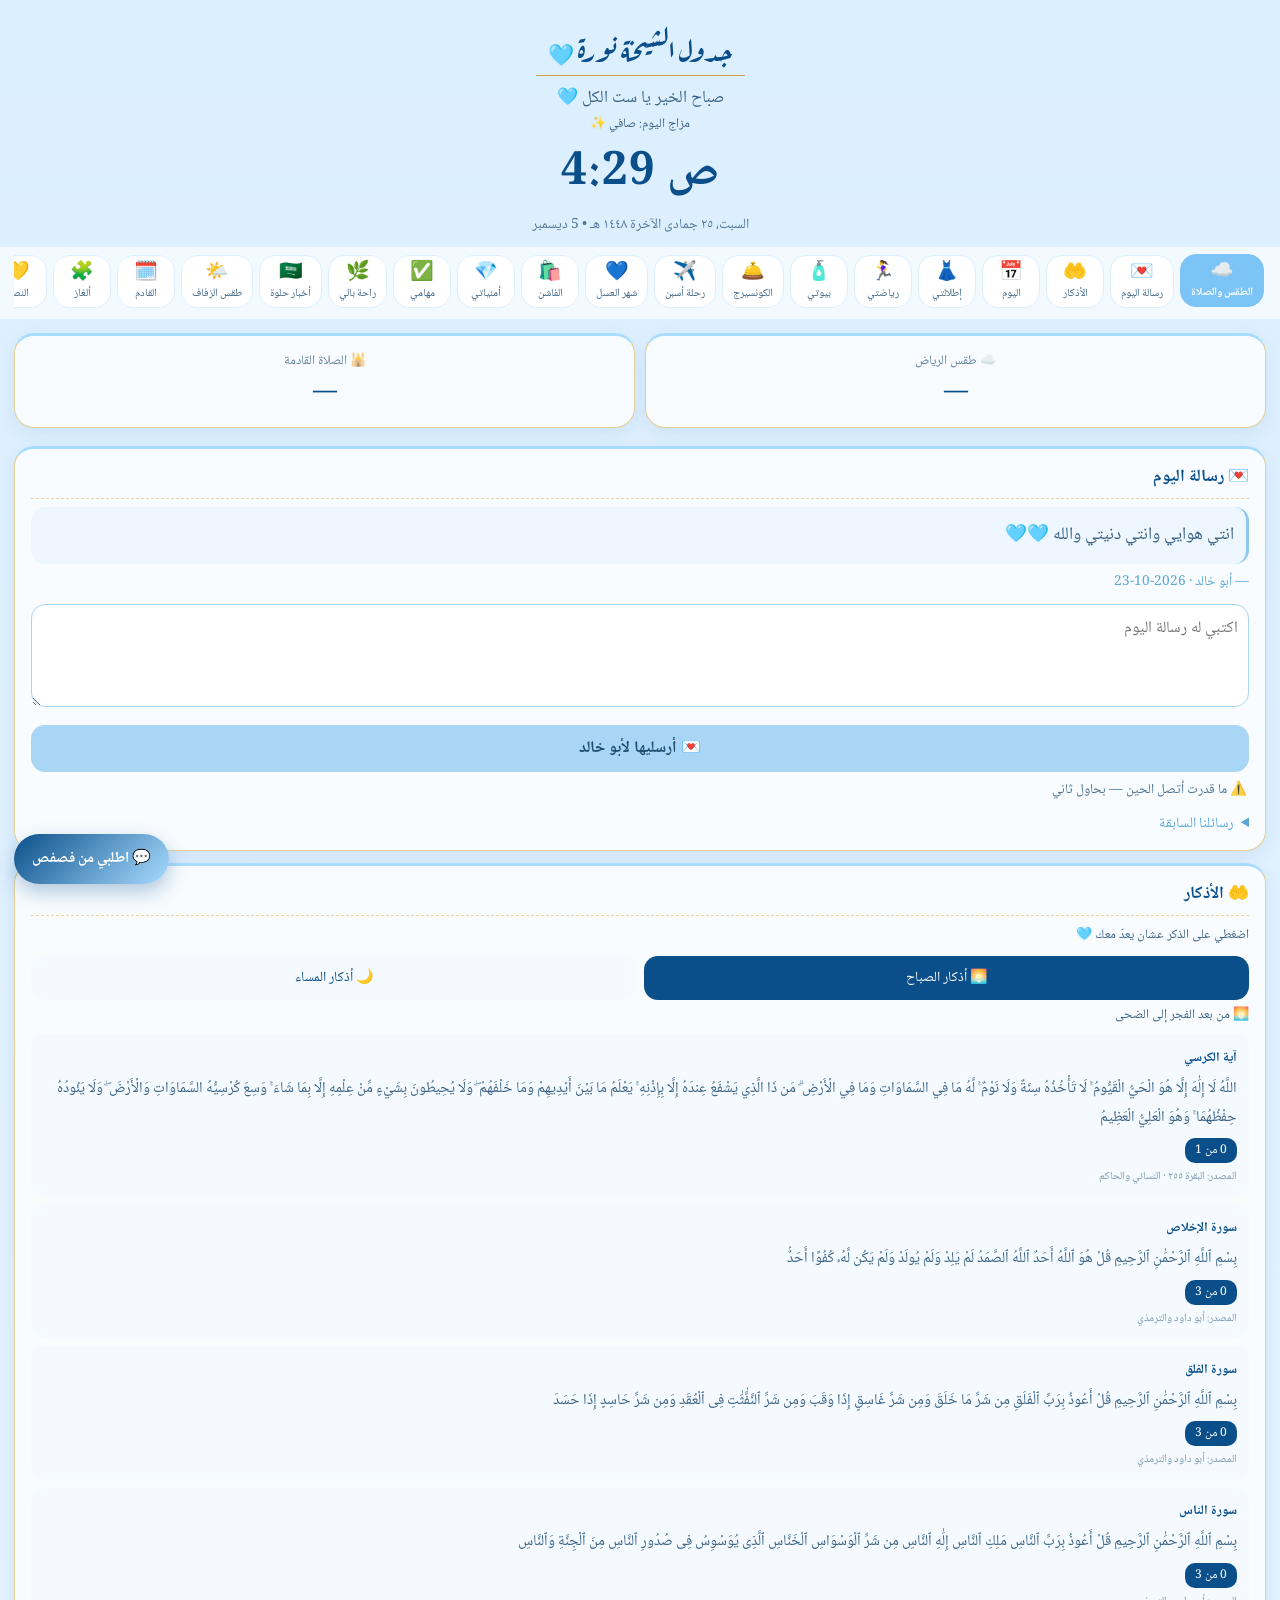
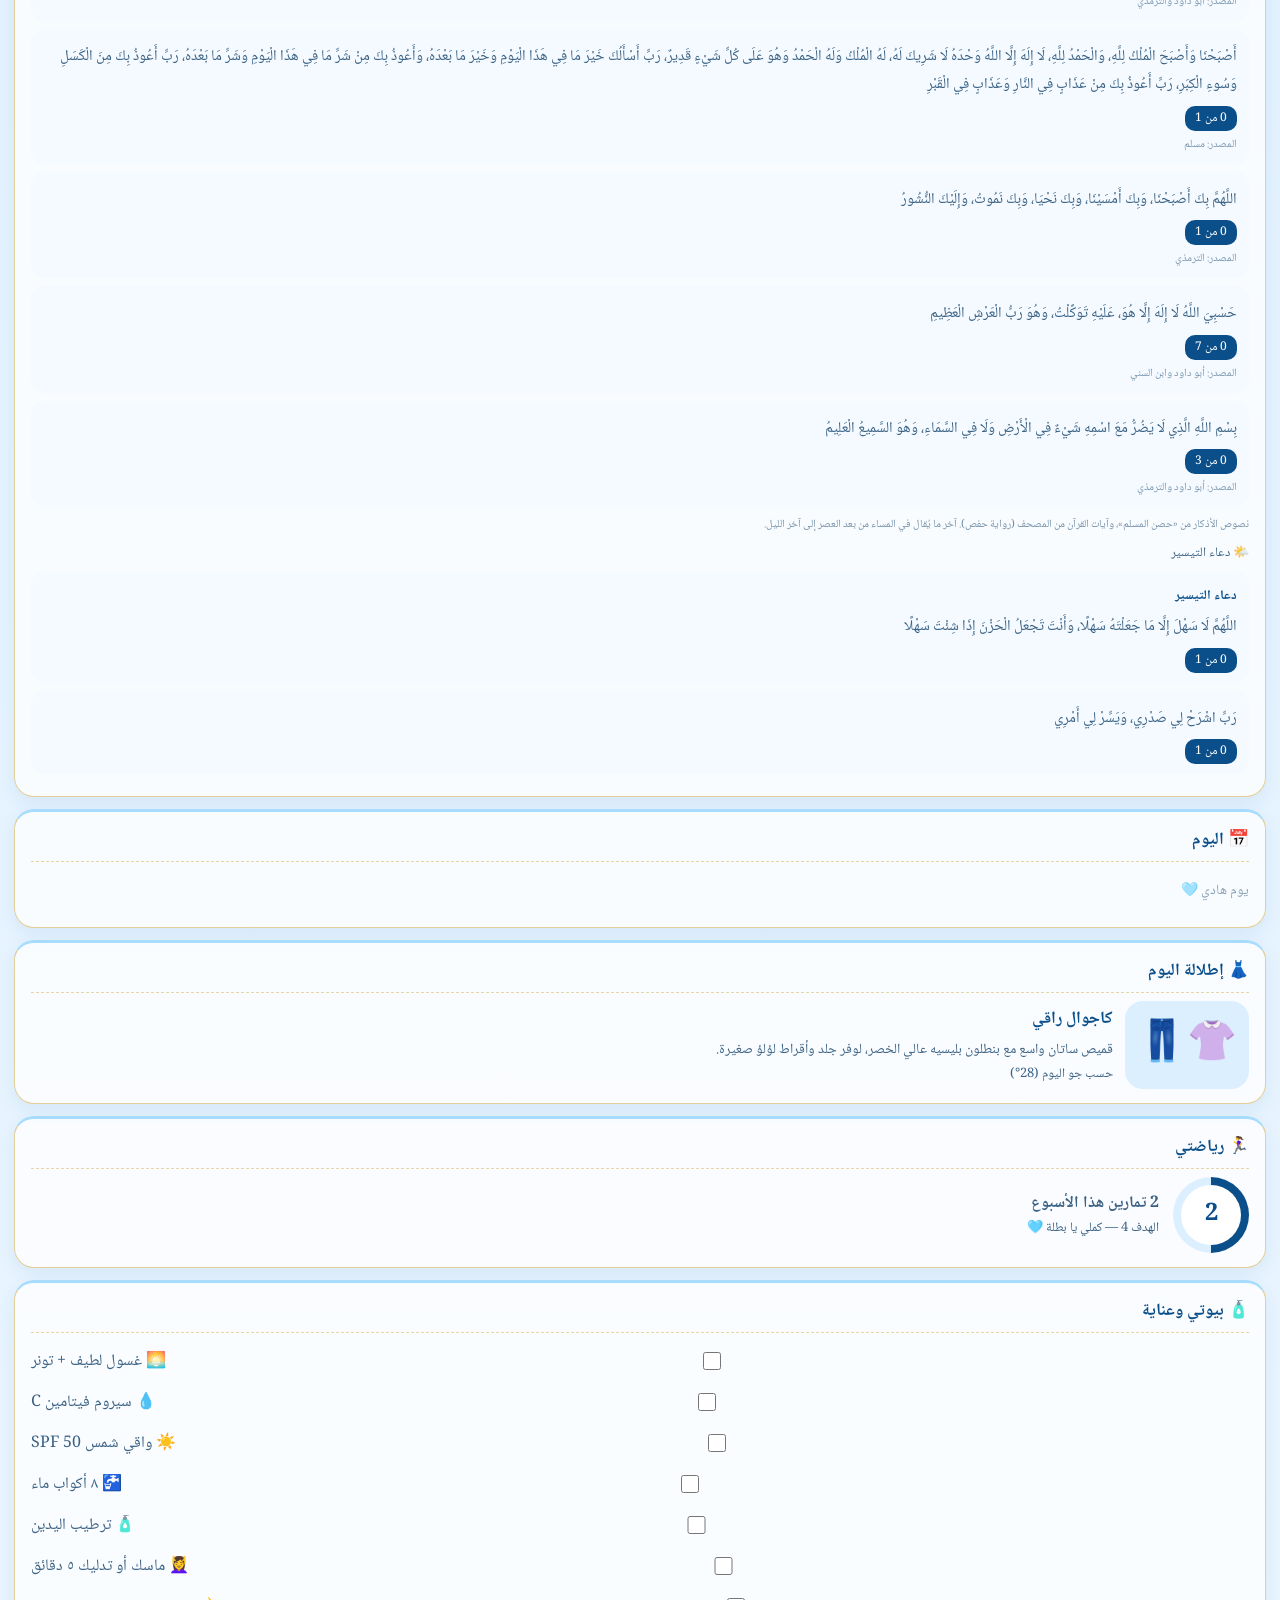
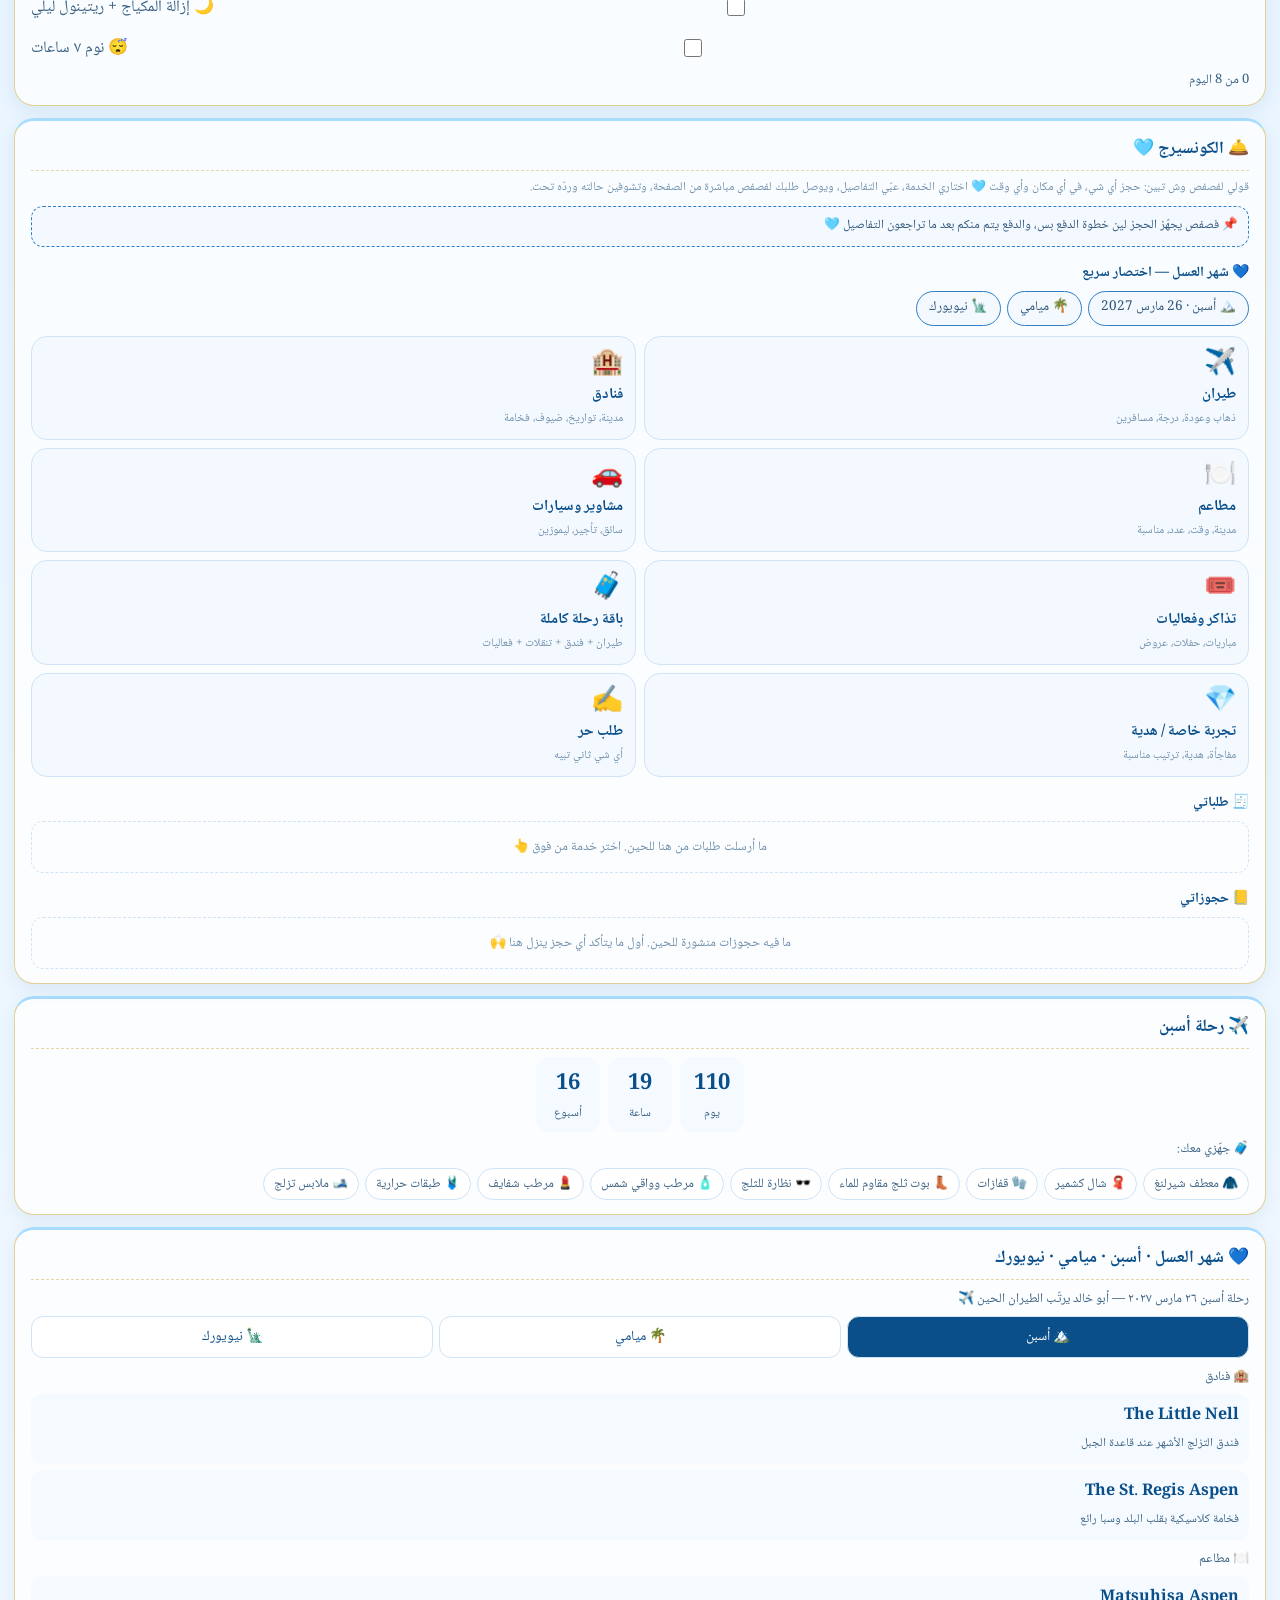
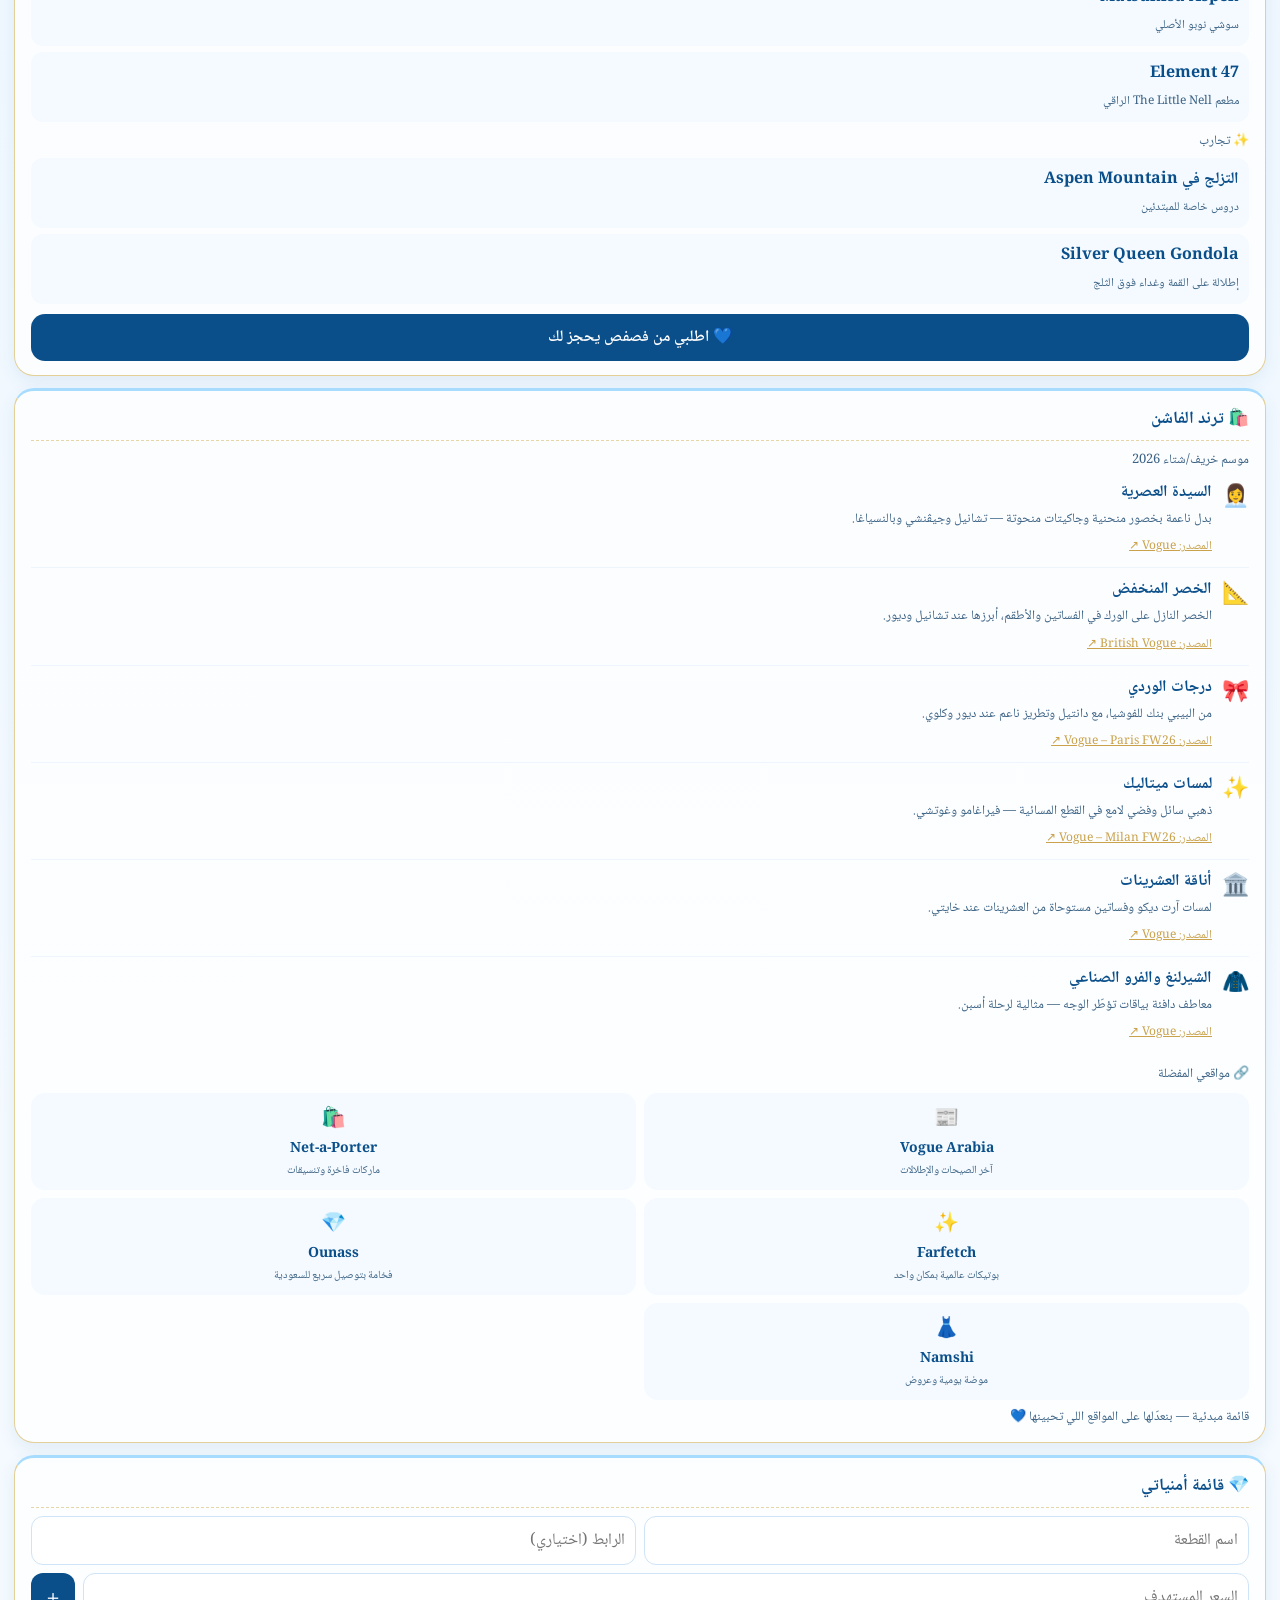
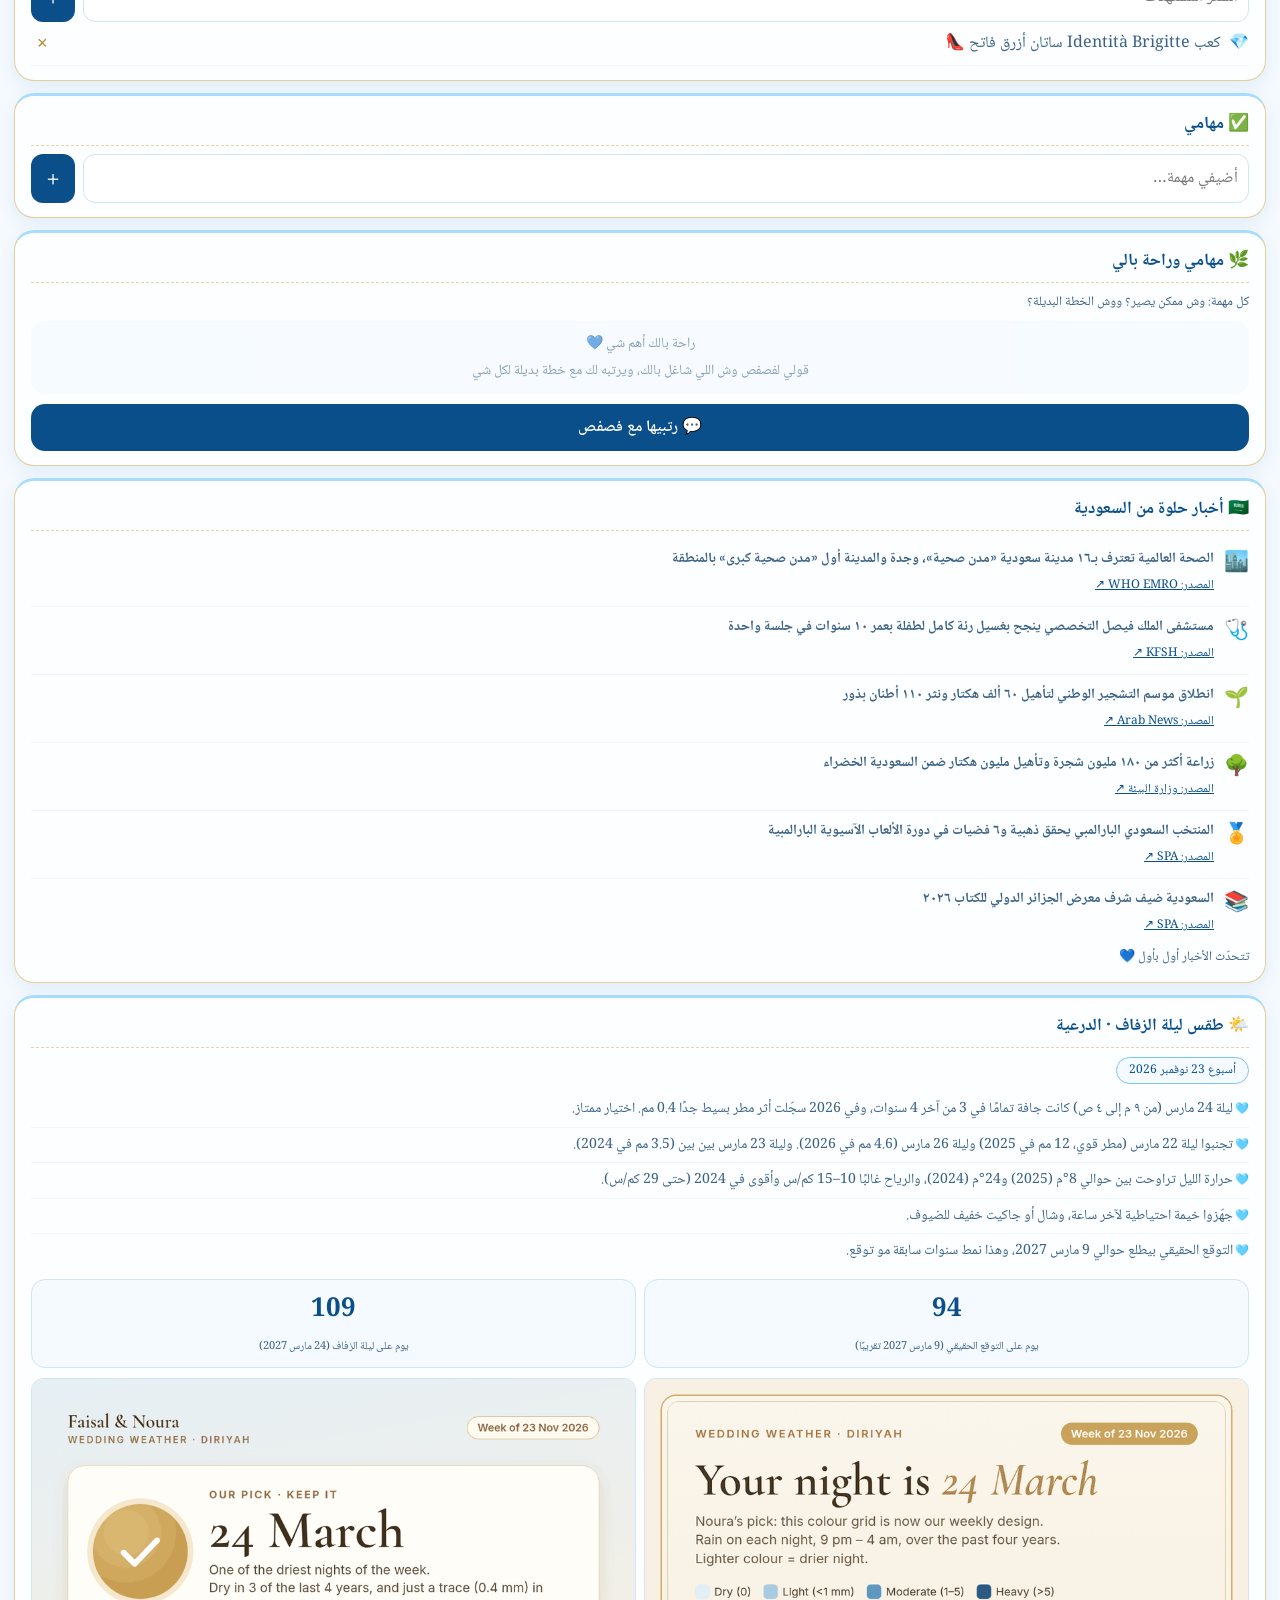
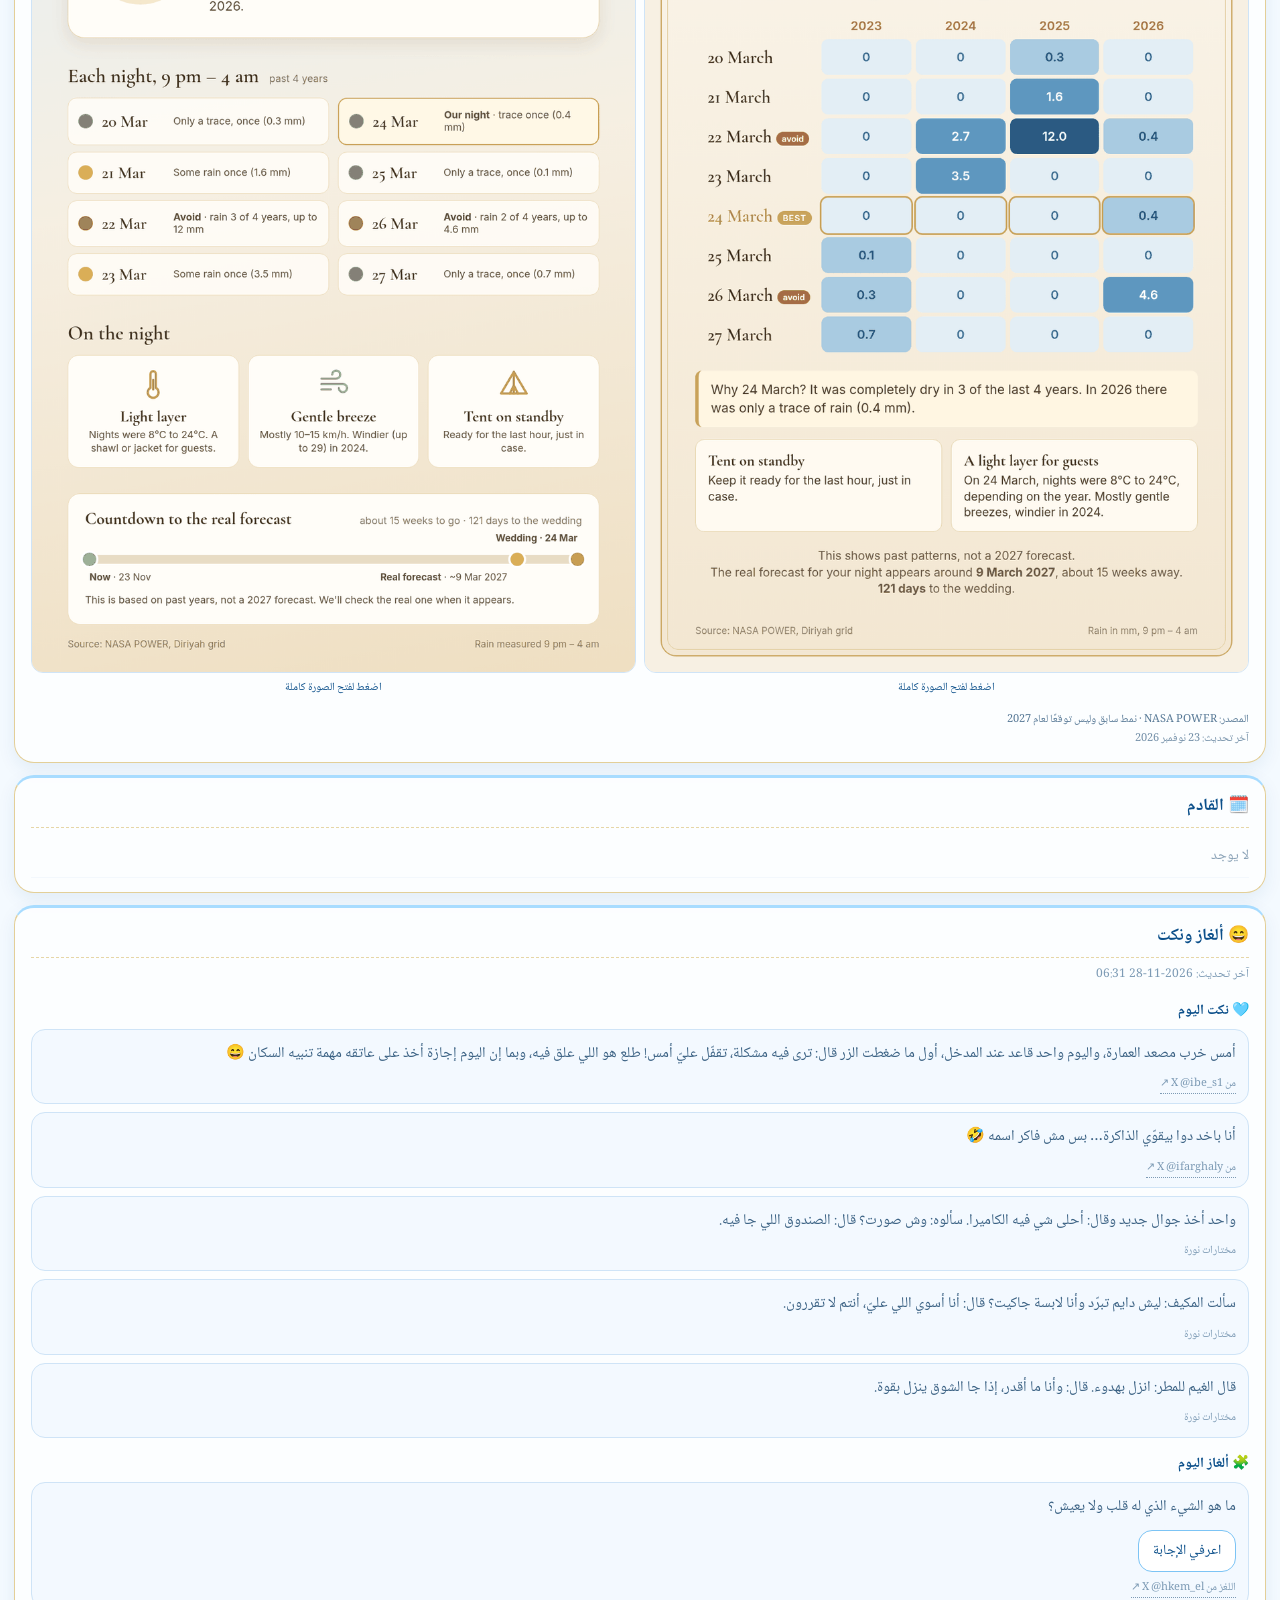
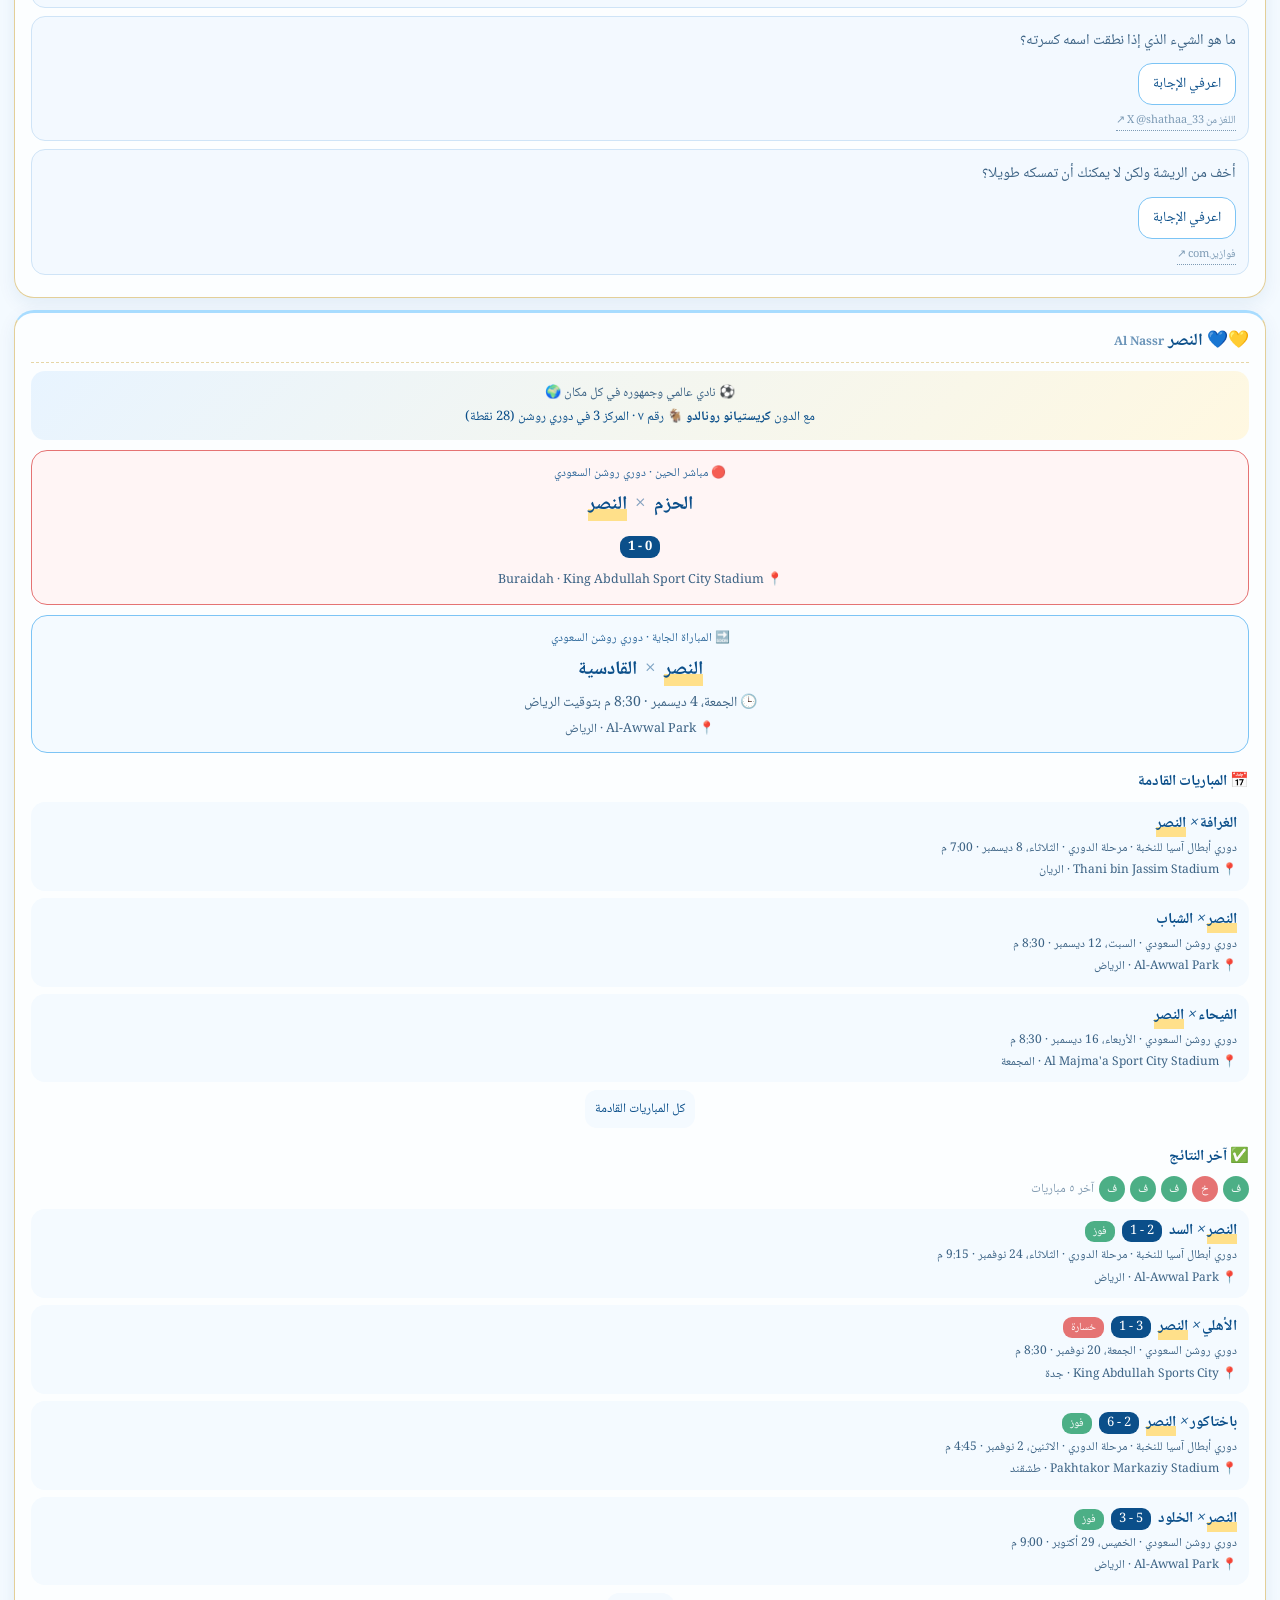
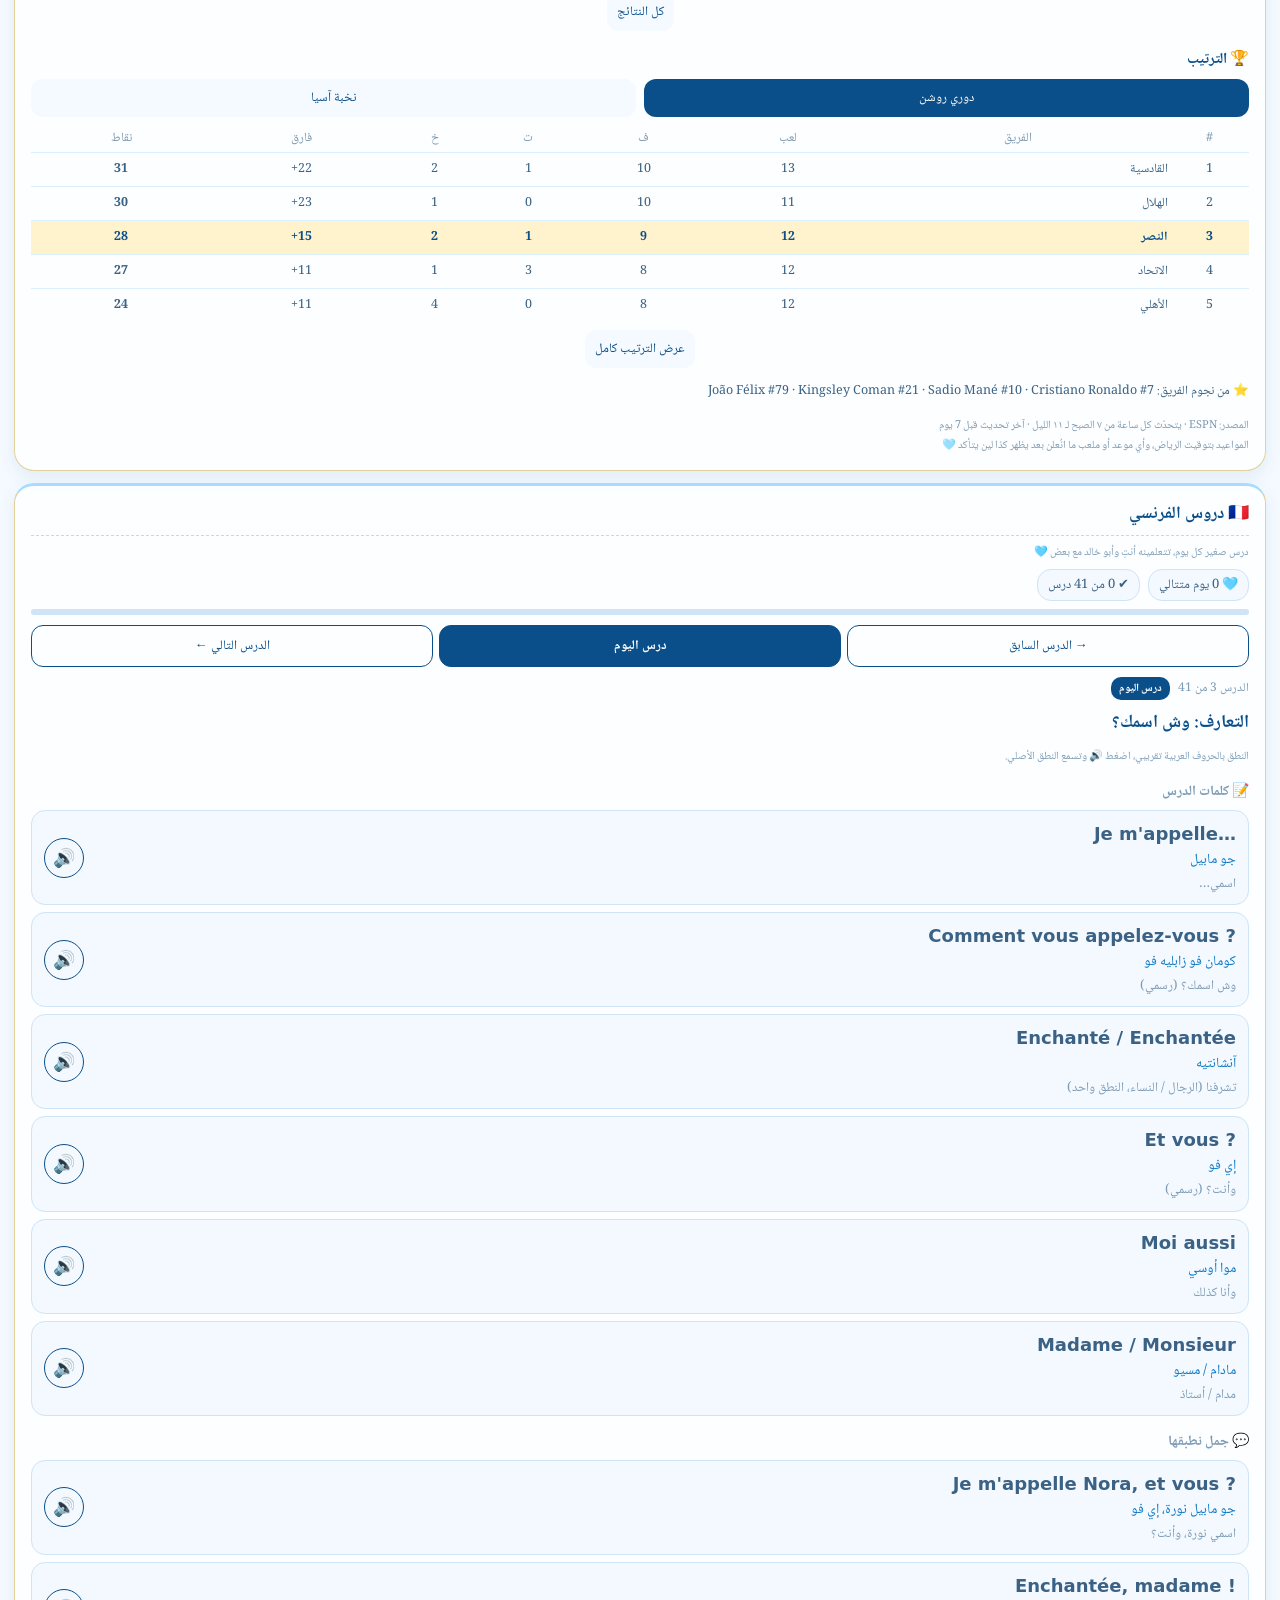
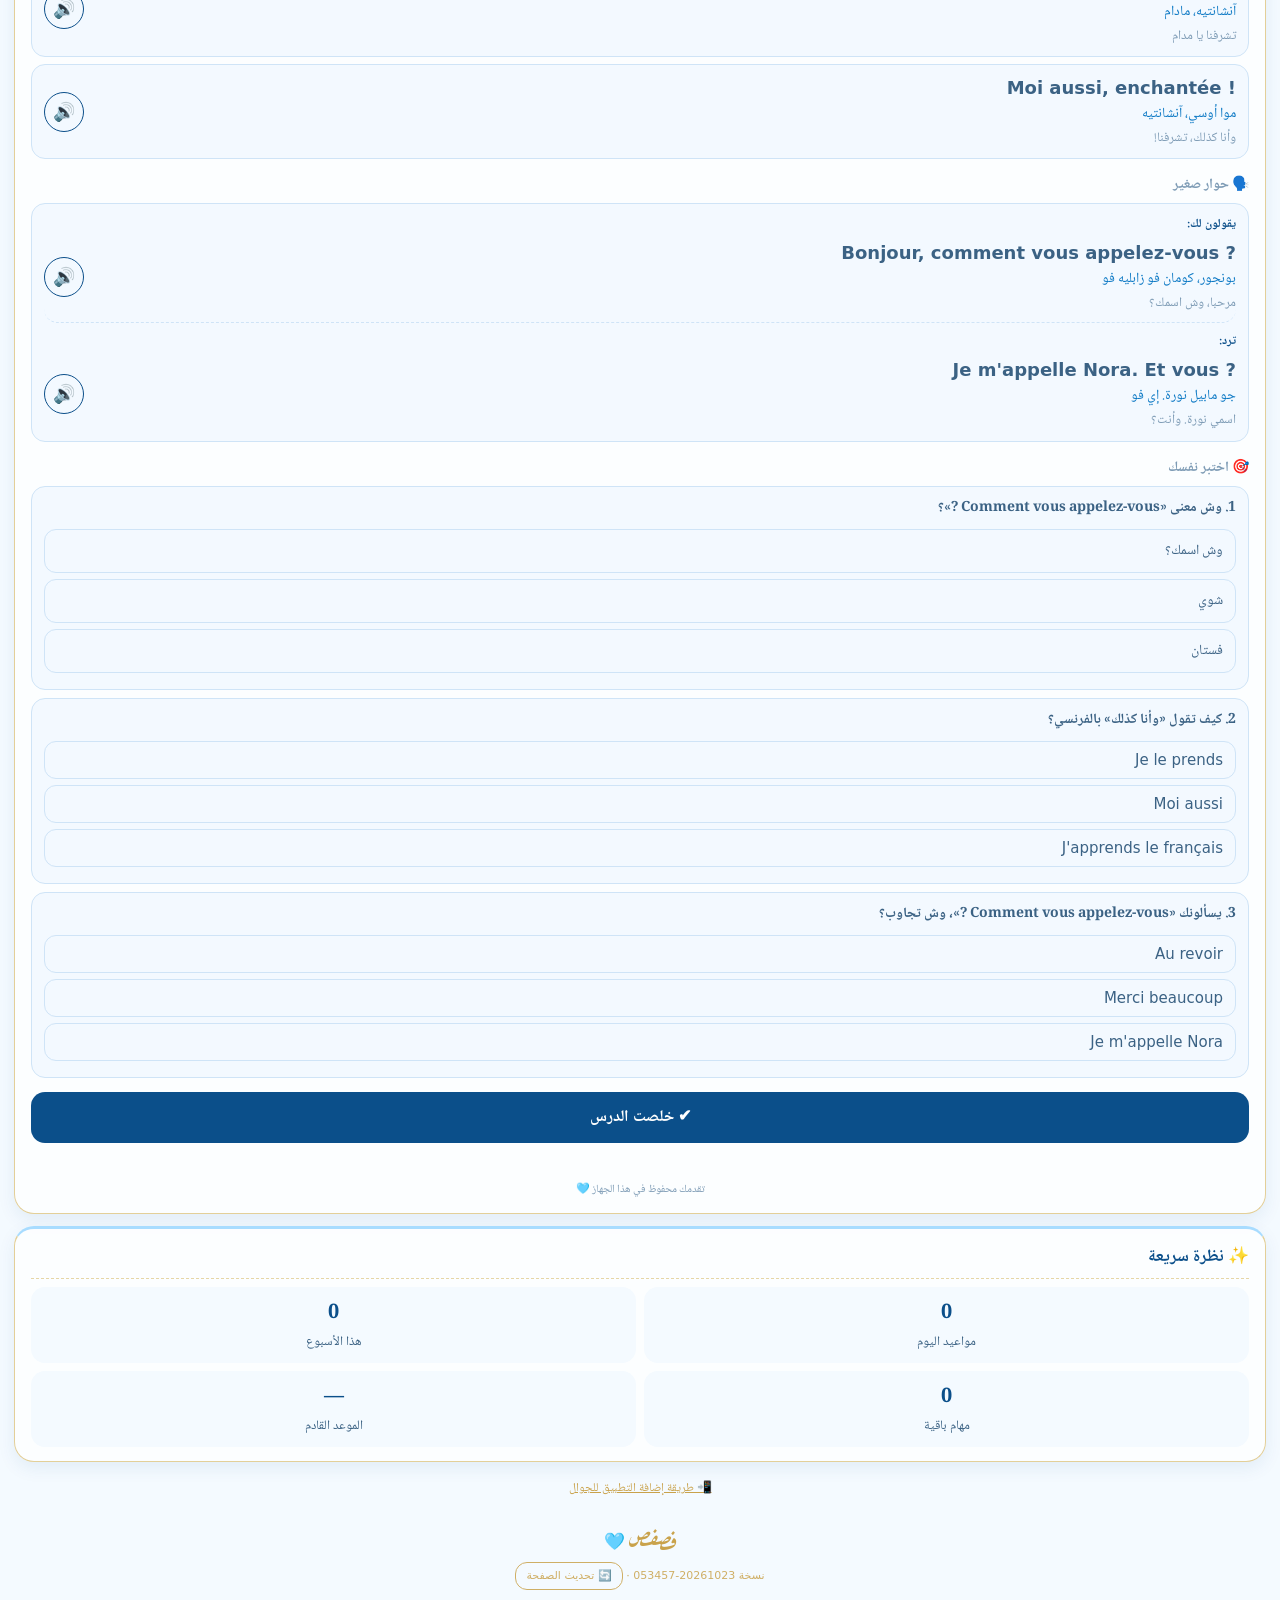
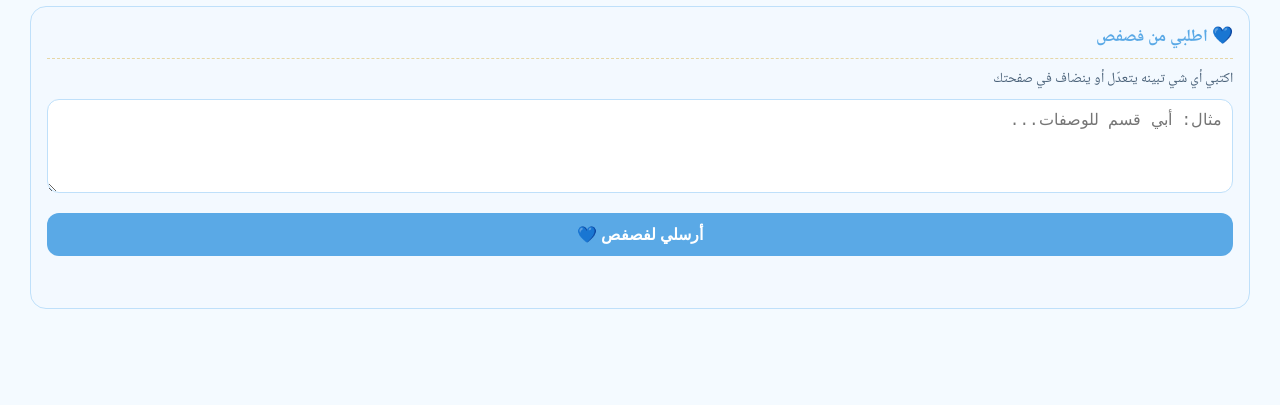
<file: index.html>
<!doctype html><html lang="ar" dir="rtl"><head><meta charset="utf-8">
<meta name="viewport" content="width=device-width,initial-scale=1,viewport-fit=cover">
<title>جدول الشيخة نورة</title><meta name="theme-color" content="#dcefff">
<link rel="manifest" href="manifest.webmanifest"><link rel="apple-touch-icon" href="icons/apple-touch-icon.png">
<meta name="apple-mobile-web-app-capable" content="yes"><meta name="mobile-web-app-capable" content="yes">
<meta name="apple-mobile-web-app-status-bar-style" content="default"><meta name="apple-mobile-web-app-title" content="الشيخة نورة">
<link rel="preconnect" href="https://fonts.googleapis.com"><link href="https://fonts.googleapis.com/css2?family=Aref+Ruqaa:wght@700&family=Noto+Naskh+Arabic:wght@400;600;700&display=swap" rel="stylesheet">
<link rel="stylesheet" href="style.css"><link rel="stylesheet" href="french.css"><link rel="stylesheet" href="nassr.css"><link rel="stylesheet" href="nav.css"><script>
window.APP_VERSION='20261023-053457';
(function(){
var V=window.APP_VERSION,ss=window.sessionStorage,sw=navigator.serviceWorker;
function reset(){var p=[];
 if(sw)p.push(sw.getRegistrations().then(function(rs){return Promise.all(rs.map(function(r){return r.unregister()}))}));
 if(window.caches)p.push(caches.keys().then(function(ks){return Promise.all(ks.map(function(k){return caches.delete(k)}))}));
 return Promise.all(p).catch(function(){});}
function go(){location.replace(location.pathname+'?v='+Date.now());}
window.hardRefresh=function(){reset().then(go);};
function check(){fetch('version.json?t='+Date.now(),{cache:'no-store'}).then(function(r){return r.json()}).then(function(j){
 if(j&&j.v&&j.v!==V&&ss.getItem('updTry')!==j.v){ss.setItem('updTry',j.v);reset().then(go);}}).catch(function(){});}
if(sw){var had=!!sw.controller,t;
 sw.addEventListener('controllerchange',function(){if(!had){had=true;return;}if(ss.getItem('ccTry')===V)return;ss.setItem('ccTry',V);t=setTimeout(function(){location.reload()},1500);});
 window.addEventListener('pagehide',function(){clearTimeout(t)});
 sw.register('sw.js',{updateViaCache:'none'}).then(function(reg){
  function up(){try{reg.update()}catch(e){}}up();
  document.addEventListener('visibilitychange',function(){if(!document.hidden){up();check();}});
  setInterval(up,600000);}).catch(function(){});}
window.addEventListener('load',check);
window.addEventListener('pageshow',function(e){if(e.persisted)check()});
document.addEventListener('DOMContentLoaded',function(){var v=document.getElementById('appVer'),b=document.getElementById('refreshBtn');
 if(v)v.textContent='نسخة '+V;if(b)b.onclick=function(){b.textContent='⏳ ...';window.hardRefresh();};});
})();
</script>
<!--CG:CSS--><link rel="stylesheet" href="concierge.css"><!--/CG:CSS--></head><body>
<header class="hero">
 <div class="title">جدول الشيخة نورة <span class="heart">🩵</span></div>
 <div id="greet" class="greet"></div>
 <div class="clock" id="clock">--:--</div><div class="date" id="date"></div>
</header>
<nav class="sec-nav" id="secNav" aria-label="أقسام الصفحة"><div class="sec-nav-in" id="secNavIn"><a href="#sec-top" data-s="sec-top"><span class="i">☁️</span><span class="t">الطقس والصلاة</span></a><a href="#dailyNote" data-s="dailyNote"><span class="i">💌</span><span class="t">رسالة اليوم</span></a><a href="#adhkar" data-s="adhkar"><span class="i">🤲</span><span class="t">الأذكار</span></a><a href="#sec-today" data-s="sec-today"><span class="i">📅</span><span class="t">اليوم</span></a><a href="#sec-outfit" data-s="sec-outfit"><span class="i">👗</span><span class="t">إطلالتي</span></a><a href="#sec-workout" data-s="sec-workout"><span class="i">🏃‍♀️</span><span class="t">رياضتي</span></a><a href="#sec-beauty" data-s="sec-beauty"><span class="i">🧴</span><span class="t">بيوتي</span></a><a href="#concierge" data-s="concierge"><span class="i">🛎️</span><span class="t">الكونسيرج</span></a><a href="#sec-aspen" data-s="sec-aspen"><span class="i">✈️</span><span class="t">رحلة أسبن</span></a><a href="#honeymoon" data-s="honeymoon"><span class="i">💙</span><span class="t">شهر العسل</span></a><a href="#sec-fashion" data-s="sec-fashion"><span class="i">🛍️</span><span class="t">الفاشن</span></a><a href="#sec-wish" data-s="sec-wish"><span class="i">💎</span><span class="t">أمنياتي</span></a><a href="#sec-tasks" data-s="sec-tasks"><span class="i">✅</span><span class="t">مهامي</span></a><a href="#risk" data-s="risk"><span class="i">🌿</span><span class="t">راحة بالي</span></a><a href="#goodnews" data-s="goodnews"><span class="i">🇸🇦</span><span class="t">أخبار حلوة</span></a><a href="#wedWx" data-s="wedWx"><span class="i">🌤️</span><span class="t">طقس الزفاف</span></a><a href="#sec-upcoming" data-s="sec-upcoming"><span class="i">🗓️</span><span class="t">القادم</span></a><a href="#fun" data-s="fun"><span class="i">🧩</span><span class="t">ألغاز</span></a><a href="#nassr" data-s="nassr"><span class="i">💛</span><span class="t">النصر</span></a><a href="#french" data-s="french"><span class="i">🇫🇷</span><span class="t">فرنسي</span></a><a href="#glance-sec" data-s="glance-sec"><span class="i">✨</span><span class="t">نظرة سريعة</span></a><a href="#ask" data-s="ask"><span class="i">🩵</span><span class="t">اطلبي من فصفص</span></a></div></nav>
<section class="row" id="sec-top">
 <div class="card mini" id="weather"><div class="lbl">☁️ طقس الرياض</div><div class="big" id="wTemp">—</div><div class="sub" id="wDesc"></div></div>
 <div class="card mini" id="prayer"><div class="lbl">🕌 الصلاة القادمة</div><div class="big" id="pName">—</div><div class="sub" id="pCount"></div></div>
</section>
<section class="card" id="dailyNote"></section>
<section class="card" id="adhkar"><h2>🤲 الأذكار</h2><div class="sub">اضغطي على الذكر عشان يعدّ معك 🩵</div><div class="dk-tabs" id="dkTabs"><button type="button" data-t="m" id="dkTabM">🌅 أذكار الصباح</button><button type="button" data-t="e" id="dkTabE">🌙 أذكار المساء</button></div><div class="sub" id="dkHint"></div><ul id="adhkarM"></ul><ul id="adhkarE" hidden></ul><div class="sub dk-note" id="dkNote"></div><div class="sub" style="margin-top:8px">🌤️ دعاء التيسير</div><ul id="adhkarT"></ul></section>
<section class="card" id="sec-today"><h2>📅 اليوم</h2><ul class="timeline" id="today"></ul></section>
<section class="card" id="sec-outfit"><h2>👗 إطلالة اليوم</h2><div id="outfit" class="outfit"></div></section>
<section class="card" id="sec-workout"><h2>🏃‍♀️ رياضتي</h2><div id="workout" class="workout"></div></section>
<section class="card" id="sec-beauty"><h2>🧴 بيوتي وعناية</h2><ul id="beauty" class="tasks"></ul><div class="sub" id="beautyP"></div></section>
<!--CG:SEC--><section class="card" id="concierge"><h2>🛎️ الكونسيرج</h2><div class="na">…</div></section><!--/CG:SEC--><section class="card trip" id="sec-aspen"><h2>✈️ رحلة أسبن</h2><div id="trip"></div></section>
<section class="card trip" id="honeymoon"><h2>💙 شهر العسل · أسبن · ميامي · نيويورك</h2><div class="sub" id="hmNote"></div><div class="tabs" id="hmTabs"></div><div id="hmBody"></div></section>
<section class="card" id="sec-fashion"><h2>🛍️ ترند الفاشن</h2><div class="sub" id="fWeek"></div><ul id="fashion" class="fash"></ul><div class="sub" style="margin-top:10px">🔗 مواقعي المفضلة</div><div id="fsites" class="sites"></div><div class="sub" id="fsNote" style="margin-top:6px"></div></section>
<section class="card" id="sec-wish"><h2>💎 قائمة أمنياتي</h2><form id="wishForm" class="wf"><input id="wName" placeholder="اسم القطعة" required><input id="wLink" placeholder="الرابط (اختياري)" type="url"><input id="wPrice" placeholder="السعر المستهدف" inputmode="decimal"><button>＋</button></form><ul id="wish" class="wish"></ul></section>
<section class="card" id="sec-tasks"><h2>✅ مهامي</h2><form id="taskForm"><input id="taskIn" placeholder="أضيفي مهمة…" autocomplete="off"><button>＋</button></form><ul id="tasks" class="tasks"></ul></section>
<section class="card" id="risk"><h2>🌿 مهامي وراحة بالي</h2><div class="sub">كل مهمة: وش ممكن يصير؟ ووش الخطة البديلة؟</div><ul id="rlog" class="rlog"></ul><a id="rlBtn" class="cta" target="_blank" rel="noopener">💬 رتبيها مع فصفص</a></section>
<section class="card" id="goodnews"><h2>🇸🇦 أخبار حلوة من السعودية</h2><ul id="news" class="news"></ul><div class="sub" id="newsNote"></div></section>
<section class="card" id="wedWx"><h2>🌤️ طقس ليلة الزفاف · الدرعية</h2><div class="na">…</div></section>
<section class="card" id="sec-upcoming"><h2>🗓️ القادم</h2><ul id="upcoming" class="up"></ul></section>
<section class="card" id="fun"></section>
<section class="card" id="nassr"><h2>💛💙 النصر</h2><div class="ns-mut">…</div></section>
<section class="card" id="french"><h2>🇫🇷 دروس الفرنسي</h2><div class="na">…</div></section>
<section class="card glance" id="glance-sec"><h2>✨ نظرة سريعة</h2><div id="glance" class="gl"></div></section>
<div class="ilink"><a href="install.html">📲 طريقة إضافة التطبيق للجوال</a></div>
<footer>فصفص <span class="heart">🩵</span><div style="font:11px/1.8 -apple-system,system-ui,sans-serif;opacity:.85;margin-top:8px;direction:rtl"><span id="appVer"></span> · <button id="refreshBtn" type="button" style="font:inherit;color:inherit;background:none;border:1px solid currentColor;border-radius:12px;padding:3px 10px;cursor:pointer">🔄 تحديث الصفحة</button></div></footer>
<a id="fab" class="fab" target="_blank" rel="noopener">💬 اطلبي من فصفص</a>
<script src="config.js"></script><script src="app.js"></script><script src="extras.js"></script><script src="v5.js"></script><section id="ask" style="margin:16px;padding:16px;border:1px solid #bfe0fa;border-radius:16px;background:#f3f9ff">
<h2 style="color:#5aa9e6;margin:0 0 8px">💙 اطلبي من فصفص</h2>
<p style="opacity:.8;margin:0 0 8px;font-size:14px;color:#1f3b57">اكتبي أي شي تبينه يتعدّل أو ينضاف في صفحتك</p>
<textarea id="askText" rows="4" style="width:100%;box-sizing:border-box;border-radius:12px;padding:10px;font-size:16px;background:#ffffff;color:#1f3b57;border:1px solid #bfe0fa" placeholder="مثال: أبي قسم للوصفات..."></textarea>
<button id="askBtn" style="margin-top:10px;width:100%;padding:12px;border:0;border-radius:12px;background:#5aa9e6;color:#fff;font-weight:700;font-size:16px">أرسلي لفصفص 💙</button>
</section>

<script src="fun.js"></script><script src="weather.js"></script>
<script src="note-config.js"></script><script src="note.js"></script><script>window.FR_CFG={theme:'n',intro:'درس صغير كل يوم، تتعلمينه أنتِ وأبو خالد مع بعض 🩵',finish:'🩵 أحسنتِ! خلصتي درس اليوم',foot:'تقدمك محفوظ في هذا الجهاز 🩵'};</script><script src="nassr.js"></script><script src="nav.js"></script>
<script src="french.js"></script><!--CG:JS--><script>window.CG_CFG={"theme": "n", "bot": "فصفص", "prefix": "طلب لفصفص (صفحة ست الكل): ", "title": "🛎️ الكونسيرج 🩵", "intro": "قولي لفصفص وش تبين: حجز أي شي، في أي مكان وأي وقت 🩵 اختاري الخدمة، عبّي التفاصيل، ويوصل طلبك لفصفص مباشرة من الصفحة، وتشوفين حالته وردّه تحت.", "rule": "فصفص يجهّز الحجز لين خطوة الدفع بس، والدفع يتم منكم بعد ما تراجعون التفاصيل 🩵", "payNote": "جهّزه لين خطوة الدفع فقط، والدفع يتم منّا بعد المراجعة 🩵", "send": "أرسلي لفصفص 🩵", "me": "NORAH SULAIMAN A AL THUNAYYAN", "pax": [{"n": "NORAH SULAIMAN A AL THUNAYYAN", "l": "نورة"}, {"n": "FAISAL MOHAMMED F ALMOAMMAR", "l": "أبو خالد"}]};</script><script src="concierge.js"></script><!--/CG:JS--></body></html>
</file>
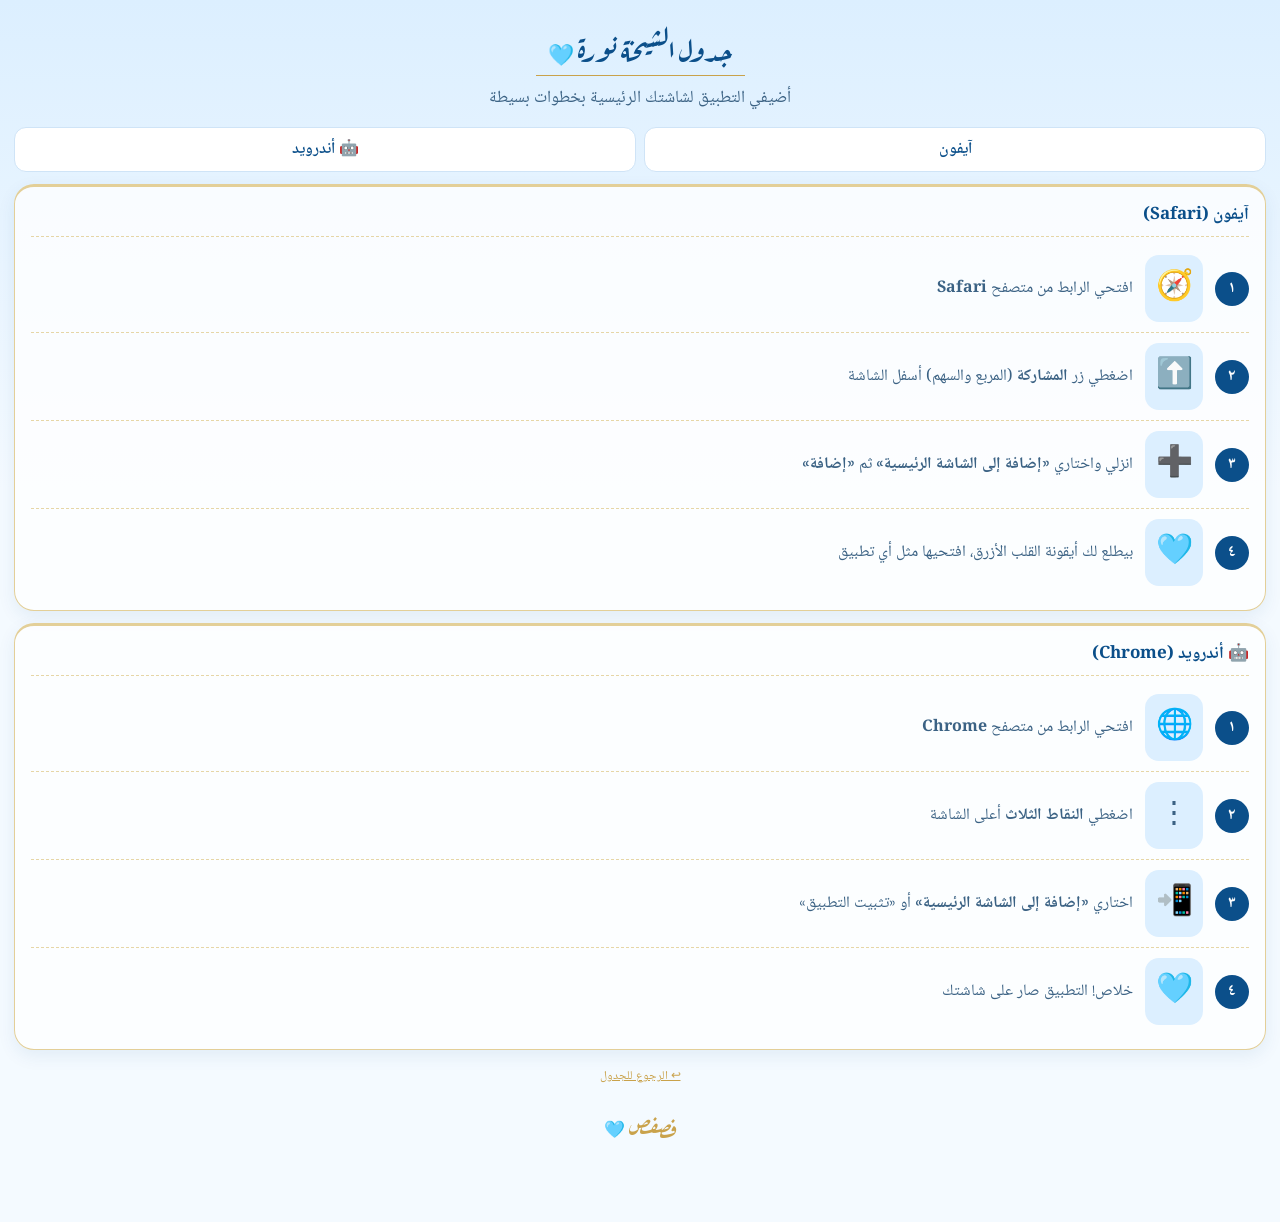
<file: install.html>
<!doctype html><html lang="ar" dir="rtl"><head><meta charset="utf-8"><meta name="viewport" content="width=device-width,initial-scale=1,viewport-fit=cover">
<title>طريقة إضافة التطبيق — جدول الشيخة نورة</title><link rel="apple-touch-icon" href="icons/apple-touch-icon.png"><meta name="theme-color" content="#dcefff">
<link href="https://fonts.googleapis.com/css2?family=Aref+Ruqaa:wght@700&family=Noto+Naskh+Arabic:wght@400;600;700&display=swap" rel="stylesheet"><link rel="stylesheet" href="style.css">
<style>.step{display:flex;gap:12px;align-items:center;padding:10px 0;border-bottom:1px dashed #e6d6a6}.step:last-child{border:0}.num{width:34px;height:34px;border-radius:50%;background:var(--navy);color:#fff;display:grid;place-items:center;font-weight:700;flex:none}.ill{font-size:30px;background:var(--bg2);border-radius:14px;padding:8px 10px;flex:none;min-width:58px;text-align:center}.tab{display:flex;gap:8px;margin:8px 0}.tab a{flex:1;text-align:center;background:#fff;border:1px solid #cfe4f7;border-radius:12px;padding:8px;color:var(--navy);text-decoration:none;font-weight:600}</style></head><body>
<header class="hero"><div class="title">جدول الشيخة نورة <span class="heart">🩵</span></div><div class="greet">أضيفي التطبيق لشاشتك الرئيسية بخطوات بسيطة</div></header>
<div class="tab"><a href="#ios"> آيفون</a><a href="#android">🤖 أندرويد</a></div>
<section class="card" id="ios"><h2> آيفون (Safari)</h2>
<div class="step"><span class="num">١</span><span class="ill">🧭</span><span>افتحي الرابط من متصفح <b>Safari</b></span></div>
<div class="step"><span class="num">٢</span><span class="ill">⬆️</span><span>اضغطي زر <b>المشاركة</b> (المربع والسهم) أسفل الشاشة</span></div>
<div class="step"><span class="num">٣</span><span class="ill">➕</span><span>انزلي واختاري <b>«إضافة إلى الشاشة الرئيسية»</b> ثم <b>«إضافة»</b></span></div>
<div class="step"><span class="num">٤</span><span class="ill">🩵</span><span>بيطلع لك أيقونة القلب الأزرق، افتحيها مثل أي تطبيق</span></div></section>
<section class="card" id="android"><h2>🤖 أندرويد (Chrome)</h2>
<div class="step"><span class="num">١</span><span class="ill">🌐</span><span>افتحي الرابط من متصفح <b>Chrome</b></span></div>
<div class="step"><span class="num">٢</span><span class="ill">⋮</span><span>اضغطي <b>النقاط الثلاث</b> أعلى الشاشة</span></div>
<div class="step"><span class="num">٣</span><span class="ill">📲</span><span>اختاري <b>«إضافة إلى الشاشة الرئيسية»</b> أو «تثبيت التطبيق»</span></div>
<div class="step"><span class="num">٤</span><span class="ill">🩵</span><span>خلاص! التطبيق صار على شاشتك</span></div></section>
<div class="ilink"><a href="./">↩︎ الرجوع للجدول</a></div><footer>فصفص <span class="heart">🩵</span></footer></body></html>
</file>
<file: style.css>
:root{--bg1:#f4faff;--bg2:#dcefff;--navy:#0b4f8a;--ink:#3b6284;--gold:#c9a24b;--sky:#7cc4f5}
*{box-sizing:border-box}body{margin:0;font-family:'Noto Naskh Arabic',serif;color:var(--ink);background:linear-gradient(180deg,var(--bg2),var(--bg1) 40%);min-height:100vh;padding:calc(env(safe-area-inset-top) + 14px) 14px calc(env(safe-area-inset-bottom) + 20px)}
.hero{text-align:center;padding:10px 0 6px}.title{font-family:'Aref Ruqaa',serif;font-size:30px;color:var(--navy);border-bottom:1.5px solid var(--gold);display:inline-block;padding:0 12px 4px}
.heart{font-size:.7em}.greet{margin-top:8px;font-size:17px}.clock{font-size:46px;font-weight:700;color:var(--navy);letter-spacing:1px;direction:ltr}.date{font-size:14px;opacity:.85}
.card{background:rgba(255,255,255,.78);border:1px solid #e3cf98;border-radius:20px;padding:14px 16px;margin:12px 0;box-shadow:0 6px 18px rgba(11,79,138,.08)}
.row{display:flex;gap:10px}.mini{flex:1;margin:6px 0;text-align:center}.lbl{font-size:13px;opacity:.8}.big{font-size:24px;font-weight:700;color:var(--navy)}.sub{font-size:13px}
h2{margin:0 0 8px;font-size:17px;color:var(--navy);border-bottom:1px dashed #e6d6a6;padding-bottom:6px}
ul{list-style:none;margin:0;padding:0}
.timeline li{display:flex;gap:10px;align-items:center;padding:8px 0;border-bottom:1px solid #eef5fc}.timeline li:last-child{border:0}
.tm{min-width:62px;font-weight:700;color:var(--navy);direction:ltr;text-align:center;font-size:14px}.ic{width:34px;height:34px;border-radius:50%;background:var(--bg2);display:grid;place-items:center;font-size:17px;flex:none}
.timeline li.pr .ic{background:#fbf3df}.timeline li.past{opacity:.45}.timeline li.now{background:#eaf6ff;border-radius:12px}
form{display:flex;gap:8px}input{flex:1;border:1px solid #cfe4f7;border-radius:12px;padding:10px;font:inherit;background:#fff}form button{border:0;background:var(--navy);color:#fff;border-radius:12px;width:44px;font-size:20px}
.tasks li{display:flex;align-items:center;gap:8px;padding:7px 0}.tasks li.done span{text-decoration:line-through;opacity:.5}.tasks .x{margin-inline-start:auto;border:0;background:none;color:#b88a2e;font-size:18px}
.up li{display:flex;gap:10px;padding:7px 0;border-bottom:1px solid #eef5fc}.up .d{min-width:78px;font-weight:600;color:var(--navy);font-size:13px}
.gl{display:grid;grid-template-columns:1fr 1fr;gap:8px}.gl div{background:var(--bg1);border-radius:14px;padding:10px;text-align:center;font-size:13px}.gl b{display:block;font-size:20px;color:var(--navy)}
footer{text-align:center;font-family:'Aref Ruqaa',serif;font-size:24px;color:var(--gold);margin-top:16px}
.empty{opacity:.6;font-size:14px;padding:6px 0}
html,body{overflow-x:hidden}.row>*,.timeline li>span:last-child,.up li>span:last-child{min-width:0;overflow-wrap:anywhere}img{max-width:100%}
form input{min-width:0}form button{flex:none}
.outfit{display:flex;gap:12px;align-items:center}.oic{font-size:40px;background:var(--bg2);border-radius:18px;padding:10px 12px;flex:none}.outfit b{color:var(--navy);font-size:17px}.outfit p{margin:4px 0 0;font-size:14px;line-height:1.8}
.workout{display:flex;align-items:center;gap:14px}.ring{width:76px;height:76px;border-radius:50%;display:grid;place-items:center;font-size:24px;font-weight:700;color:var(--navy);flex:none}
.tasks li label{display:flex;gap:8px;align-items:center;width:100%}.tasks input[type=checkbox]{accent-color:var(--navy);width:18px;height:18px}
.trip .cd{display:flex;gap:8px;justify-content:center;margin:6px 0}.trip .cd div{background:var(--bg1);border-radius:14px;padding:8px 10px;text-align:center;min-width:64px;font-size:12px}.trip .cd b{display:block;font-size:22px;color:var(--navy)}
.pack{display:flex;flex-wrap:wrap;gap:6px;margin-top:8px}.pack span{background:#fff;border:1px solid #cfe4f7;border-radius:999px;padding:4px 10px;font-size:13px}
.fash li{display:flex;gap:10px;padding:8px 0;border-bottom:1px solid #eef5fc}.fash li:last-child{border:0}.fash .fi{font-size:22px}.fash b{color:var(--navy)}.fash p{margin:2px 0;font-size:13px;line-height:1.7}.fash a,.wish a,.ilink a{color:var(--gold);font-size:12px}
.wf{flex-wrap:wrap}.wf input{flex:1 1 45%}.wish li{display:flex;gap:8px;align-items:center;padding:8px 0;border-bottom:1px solid #eef5fc}.wish .pr{margin-inline-start:auto;color:var(--navy);font-weight:600;font-size:13px}
.ilink{text-align:center;margin:10px 0}
.fab{position:fixed;left:14px;bottom:calc(env(safe-area-inset-bottom) + 16px);background:linear-gradient(135deg,var(--navy),var(--accent,#3a8fd6));color:#fff;text-decoration:none;padding:12px 18px;border-radius:999px;box-shadow:0 8px 20px rgba(11,79,138,.3);font-weight:700;font-size:15px;z-index:9}
body{padding-bottom:calc(env(safe-area-inset-bottom) + 80px)}
.card{border-top:3px solid var(--accent,#e3cf98)}
.dk{background:var(--bg1);border-radius:14px;padding:10px 12px;margin:8px 0;cursor:pointer;user-select:none;-webkit-tap-highlight-color:transparent}.dk p{margin:4px 0;line-height:1.9;font-size:15px}.dk b{color:var(--navy);font-size:13px}.dk .cnt{display:inline-block;background:var(--navy);color:#fff;border-radius:10px;padding:2px 10px;font-size:12px}.dk.done{opacity:.55}.dk.done .cnt{background:var(--sky)}
.sites{display:grid;grid-template-columns:1fr 1fr;gap:8px;margin-top:8px}.site{display:flex;flex-direction:column;align-items:center;background:var(--bg1);border-radius:14px;padding:10px;text-decoration:none;color:var(--ink);text-align:center}.site span{font-size:20px}.site b{color:var(--navy);font-size:14px;direction:ltr}.site small{font-size:11px}
.rlog li{background:var(--bg1);border-radius:14px;padding:10px;margin:8px 0}.rh{display:flex;justify-content:space-between;gap:6px}.st{font-size:12px;white-space:nowrap}.rr{font-size:13px;margin-top:4px}.empty{text-align:center;padding:12px;font-size:14px;line-height:1.9}
.cta{display:block;text-align:center;margin-top:10px;background:var(--navy);color:#fff;border-radius:14px;padding:10px;text-decoration:none;font-weight:600}
.tabs{display:flex;gap:6px;margin:6px 0}.tabs button{flex:1;border:1px solid #cfe4f7;background:#fff;border-radius:12px;padding:8px 4px;font:inherit;font-size:14px;color:var(--navy)}.tabs button.on{background:var(--navy);color:#fff}
.hg{margin-top:8px}.hp{display:block;background:var(--bg1);border-radius:12px;padding:8px 10px;margin:6px 0;text-decoration:none;color:var(--ink)}.hp b{color:var(--navy);display:block;unicode-bidi:plaintext;text-align:right}.hp small{font-size:12px}
.news li{display:flex;gap:10px;padding:8px 0;border-bottom:1px solid #eef5fc}.news li:last-child{border:0}.news b{font-size:14px;display:block}.news a{font-size:12px;color:var(--navy)}.news .fi{font-size:20px}
.dn-msg{font-size:1.1em;line-height:1.9;padding:12px;border-right:3px solid #8cc8f0;background:#eef7ff;border-radius:14px;white-space:pre-wrap}
.dn-meta{color:#5aa6d8;font-size:.85em;margin:6px 0 10px}.dn-empty{opacity:.75;font-style:italic}
.dn-ta{width:100%;box-sizing:border-box;border-radius:14px;padding:10px;font:inherit;border:1px solid #a9d6f5;background:#fff}
.dn-btn{margin-top:8px;width:100%;padding:10px;border:0;border-radius:14px;background:#a9d6f5;color:#1f4e6e;font:inherit;font-weight:700}
.dn-hist{margin-top:10px;font-size:.9em}.dn-hist summary{color:#5aa6d8;cursor:pointer}.dn-hist li{margin:8px 0;list-style:none}.dn-hist span{opacity:.6;font-size:.85em}

#fun h3{margin:14px 0 6px;font-size:14px;color:var(--navy)}.fn-list{list-style:none;margin:0;padding:0;display:block}
.fn-item{display:block;background:#f3f9ff;border:1px solid #cfe4f7;border-radius:14px;padding:10px 12px;margin-bottom:8px}
.fn-t{line-height:1.9;font-size:15px;color:var(--ink)}.fn-src{margin-top:6px;font-size:11px;color:#7d9bb5}.fn-src a{color:#7d9bb5;text-decoration:none;border-bottom:1px dotted #7d9bb5}
.fn-btn{margin-top:8px;padding:8px 14px;border-radius:14px;border:1px solid var(--sky);background:#fff;color:var(--navy);font-family:inherit;font-size:14px;cursor:pointer}
.fn-btn[aria-expanded="true"]{background:var(--sky);color:#fff;font-weight:700}
.fn-ans{margin-top:8px;padding:8px 10px;border-radius:12px;background:#e3f2ff;color:var(--navy);font-weight:700}.fn-ans[hidden]{display:none}
#fun .upd{font-size:12px;color:#7d9bb5;margin:-2px 0 4px}
/* wedding weather */
#wedWx .wx-week{display:inline-block;border:1px solid var(--sky);color:var(--navy);background:var(--bg1);border-radius:14px;padding:2px 12px;font-size:12px;margin-bottom:8px}
#wedWx .wx-sum{list-style:none;margin:0;padding:0}#wedWx .wx-sum li{line-height:1.9;font-size:14px;padding:4px 0;border-bottom:1px solid #eef5fc}#wedWx .wx-sum li:last-child{border:0}
#wedWx .wx-sum li:before{content:"🩵 ";font-size:.8em}
#wedWx .wx-cds{display:flex;gap:8px;margin:10px 0}#wedWx .wx-cd{flex:1;background:var(--bg1);border:1px solid #cfe4f7;border-radius:14px;padding:8px;text-align:center}
#wedWx .wx-cd b{display:block;font-size:26px;color:var(--navy)}#wedWx .wx-cd span{font-size:11px;line-height:1.5}
#wedWx .wx-imgs{display:flex;gap:8px}#wedWx .wx-im{flex:1;min-width:0;display:block;text-align:center}#wedWx .wx-im img{width:100%;height:auto;border-radius:12px;border:1px solid #cfe4f7;display:block}
#wedWx .wx-im{text-decoration:none}#wedWx .wx-im span{font-size:11px;color:var(--navy)}#wedWx .wx-src{font-size:11px;margin-top:10px;opacity:.85}#wedWx .wx-upd{font-size:11px;opacity:.7}
.wx-ov{position:fixed;inset:0;background:rgba(11,79,138,.93);z-index:99;overflow:auto;-webkit-overflow-scrolling:touch}.wx-ov img{width:100%;height:auto;display:block}
.wx-x{position:fixed;top:calc(env(safe-area-inset-top) + 10px);left:12px;z-index:100;border:0;border-radius:50%;width:38px;height:38px;font-size:18px;background:#7cc4f5;color:#fff}
#wedWx .wx-pend{font-size:12px;color:var(--navy);background:var(--bg1);border:1px dashed var(--sky);border-radius:12px;padding:6px 10px;margin-top:8px;text-align:center}

.dk-tabs{display:flex;gap:8px;margin:10px 0 4px}.dk-tabs button{flex:1;border:0;border-radius:14px;padding:10px 6px;font:inherit;font-size:14px;background:var(--bg1);color:var(--navy);cursor:pointer}.dk-tabs button.on{background:var(--navy);color:#fff}.dk .src{display:block;margin-top:4px;font-size:11px;opacity:.65}.dk-note{margin-top:8px;font-size:11px;opacity:.7}
ul[hidden]{display:none}
</file>
<file: french.css>
/* shared styles for the French lessons section (#french). Theme chosen by class fr-f (Faisal: navy+gold) / fr-n (Nora: baby blue) */
#french{--a:#d4af37;--on:#0a1628;--bg2:#0d1a30;--ln:#1f3358;--tx:#e8ecf3;--mt:#8fa0bd;--ok:#3ecf8e;--no:#ff6b6b;--pr:#f0d77a}
#french.fr-n{--a:#0b4f8a;--on:#fff;--bg2:#f3f9ff;--ln:#cfe4f7;--tx:#3b6284;--mt:#7d9bb5;--ok:#2e9e6b;--no:#d9534f;--pr:#0b78c4}
#french .fr-stats{display:flex;gap:8px;flex-wrap:wrap;margin:2px 0 8px}
#french .fr-chip{background:var(--bg2);border:1px solid var(--ln);border-radius:14px;padding:4px 10px;font-size:13px;color:var(--tx)}
#french .fr-bar{height:6px;border-radius:6px;background:var(--ln);overflow:hidden;margin-bottom:10px}
#french .fr-bar i{display:block;height:100%;background:var(--a);border-radius:6px}
#french .fr-nav{display:flex;gap:6px;margin-bottom:10px}
#french .fr-nav button{flex:1;padding:9px 4px;border-radius:12px;border:1px solid var(--a);background:transparent;color:var(--a);font-family:inherit;font-size:13px;cursor:pointer}
#french .fr-nav button.fr-today{background:var(--a);color:var(--on);font-weight:700}
#french .fr-nav button:disabled{opacity:.35}
#french .fr-head{display:flex;align-items:center;gap:8px;flex-wrap:wrap;margin:4px 0 6px}
#french .fr-no{font-size:12px;color:var(--mt)}
#french .fr-badge{font-size:11px;padding:2px 8px;border-radius:10px;background:var(--a);color:var(--on);font-weight:700}
#french .fr-badge.ok{background:var(--ok);color:#fff}
#french .fr-title{font-size:18px;font-weight:800;color:var(--a);margin:0 0 4px;width:100%}
#french h3{font-size:14px;color:var(--mt);margin:14px 0 6px}
#french .fr-hint{font-size:11px;color:var(--mt);margin:0 0 6px;line-height:1.7}
#french .fr-it{display:flex;align-items:center;gap:10px;background:var(--bg2);border:1px solid var(--ln);border-radius:14px;padding:9px 12px;margin-bottom:7px}
#french .fr-tx{flex:1;min-width:0}
#french .fr-f{display:block;direction:ltr;text-align:right;font-size:18px;font-weight:700;color:var(--tx);line-height:1.5;font-family:-apple-system,system-ui,'Segoe UI',sans-serif;unicode-bidi:isolate}
#french .fr-p{display:block;font-size:14px;color:var(--pr);margin-top:1px}
#french .fr-m{display:block;font-size:13px;color:var(--mt);margin-top:1px;line-height:1.7}
#french .fr-sp{flex:none;width:40px;height:40px;border-radius:50%;border:1px solid var(--a);background:transparent;color:var(--a);font-size:18px;cursor:pointer;display:grid;place-items:center;padding:0}
#french .fr-sp:active,#french .fr-sp.on{background:var(--a);color:var(--on)}
#french.fr-nosp .fr-sp{display:none}
#french .fr-dl{background:var(--bg2);border:1px solid var(--ln);border-radius:14px;padding:10px 12px}
#french .fr-dl .fr-lb{font-size:12px;font-weight:700;color:var(--a);margin-bottom:4px}
#french .fr-dl .fr-it{background:transparent;border:0;padding:0 0 8px;margin:0;border-bottom:1px dashed var(--ln);margin-bottom:8px}
#french .fr-q{background:var(--bg2);border:1px solid var(--ln);border-radius:14px;padding:10px 12px;margin-bottom:8px}
#french .fr-qt{font-size:14px;font-weight:700;color:var(--tx);margin-bottom:8px;line-height:1.7}
#french .fr-o{display:block;width:100%;text-align:right;margin-bottom:6px;padding:9px 12px;border-radius:12px;border:1px solid var(--ln);background:transparent;color:var(--tx);font-family:inherit;font-size:14px;cursor:pointer}
#french .fr-o.fo{direction:ltr;text-align:right;font-family:-apple-system,system-ui,'Segoe UI',sans-serif;font-size:15px}
#french .fr-o.good{border-color:var(--ok);background:rgba(62,207,142,.15);font-weight:700}
#french .fr-o.bad{border-color:var(--no);background:rgba(255,107,107,.13)}
#french .fr-fb{font-size:13px;line-height:1.7;margin-top:2px;color:var(--tx)}
#french .fr-score{text-align:center;padding:10px;border-radius:14px;border:1px solid var(--a);color:var(--a);font-weight:700;margin-top:4px}
#french .fr-done{display:block;width:100%;margin-top:14px;padding:12px;border:0;border-radius:14px;background:var(--a);color:var(--on);font-weight:800;font-size:16px;font-family:inherit;cursor:pointer}
#french .fr-done.dn{background:var(--ok);color:#fff}
#french .fr-msg{text-align:center;margin-top:8px;font-size:14px;color:var(--a);min-height:20px}
#french .fr-foot{font-size:11px;color:var(--mt);margin-top:10px;text-align:center;line-height:1.7}
#french .fr-dl .fr-it:last-child{border-bottom:0;padding-bottom:0;margin-bottom:0}
</file>
<file: nassr.css>
#nassr h2 small{font-size:12px;opacity:.6;font-family:inherit;direction:ltr;margin-inline-start:4px}
#nassr h3{margin:16px 0 6px;font-size:15px;color:var(--navy)}
#nassr .ns-hero{background:linear-gradient(135deg,#e8f4ff,#fff8e1);border-radius:14px;padding:10px 12px;font-size:13px;line-height:1.9;text-align:center;margin:6px 0}
#nassr .ns-hero span{display:block;color:var(--navy)}
#nassr .ns-k{font-size:12px;color:var(--navy);opacity:.85;margin-bottom:4px}
#nassr .ns-next,#nassr .ns-live{background:var(--bg1);border:1.5px solid var(--sky);border-radius:16px;padding:12px;margin:10px 0;text-align:center}
#nassr .ns-live{border-color:#e57373;background:#fff5f5}
#nassr .ns-teams{font-size:19px;color:var(--navy);line-height:1.8}#nassr .ns-teams i{opacity:.5;font-style:normal;margin:0 4px}
#nassr b.me{color:var(--navy);background:linear-gradient(transparent 62%,#ffe08a 62%)}
#nassr .ns-when{font-size:14px;margin-top:4px}#nassr .ns-pl{font-size:12.5px;margin-top:4px;line-height:1.7}
#nassr .ns-big{font-size:26px;font-weight:700;color:var(--navy)}
#nassr .ns-mut{opacity:.65;font-size:12.5px}
#nassr .ns-ls{list-style:none;margin:0;padding:0}#nassr .ns-ls li{background:var(--bg1);border-radius:14px;padding:9px 12px;margin:7px 0}
#nassr .ns-t{font-size:15px;color:var(--navy)}#nassr .ns-s{font-size:12px;margin-top:2px;line-height:1.7}
#nassr .ns-sc{display:inline-block;background:var(--navy);color:#fff;border-radius:9px;padding:0 8px;font-size:13px;margin:0 4px}
#nassr .ns-chip{font-size:11px;border-radius:9px;padding:1px 8px;color:#fff}.ns-w{background:#4caf86}.ns-d{background:#f0b44c}.ns-l{background:#e57373}
#nassr .ns-form{margin:2px 0 6px;display:flex;gap:5px;align-items:center;flex-wrap:wrap}#nassr .ns-dot{width:26px;height:26px;border-radius:50%;color:#fff;font-size:12px;display:inline-flex;align-items:center;justify-content:center}
#nassr .ns-tabs{display:flex;gap:8px;margin:4px 0 8px}#nassr .ns-tabs button,#nassr .ns-more{border:0;border-radius:12px;padding:8px 10px;font:inherit;font-size:13px;background:var(--bg1);color:var(--navy);cursor:pointer}#nassr .ns-tabs button{flex:1}#nassr .ns-tabs button.on{background:var(--navy);color:#fff}
#nassr .ns-more{display:block;margin:8px auto 0}
#nassr .ns-tb{width:100%;border-collapse:collapse;font-size:12.5px;text-align:center}#nassr .ns-tb th{font-weight:400;opacity:.65;padding:3px 2px}#nassr .ns-tb td{padding:6px 2px;border-top:1px solid var(--bg2)}#nassr .ns-tb td:nth-child(2){text-align:start}#nassr .ns-tb tr.me td{background:#fff3cd;color:var(--navy);font-weight:700}
#nassr .ns-stars{margin-top:12px;font-size:12.5px;line-height:1.9}
#nassr .ns-foot{margin-top:12px;font-size:11px;opacity:.65;line-height:1.8}
</file>
<file: nav.css>
/* sticky needs body not to be a scroll container (style.css sets html,body overflow-x:hidden) */
body{overflow-x:visible;overflow-x:clip}
/* شريط أقسام ثابت — فصفص 🩵 */
.sec-nav-sentinel{height:1px;margin-top:-1px;pointer-events:none}
.sec-nav{position:sticky;top:0;z-index:20;margin:4px -14px 8px;padding:6px 14px 6px;background:rgba(244,250,255,.94);-webkit-backdrop-filter:blur(10px);backdrop-filter:blur(10px);border-bottom:1px solid transparent;transition:box-shadow .2s,border-color .2s}
.sec-nav.stuck{padding-top:calc(env(safe-area-inset-top) + 6px);border-bottom-color:var(--bg2);box-shadow:0 4px 14px rgba(11,79,138,.10)}
.sec-nav-in{display:flex;gap:6px;overflow-x:auto;overflow-y:hidden;-webkit-overflow-scrolling:touch;scrollbar-width:none;overscroll-behavior-x:contain;padding:2px 2px 4px}
.sec-nav-in::-webkit-scrollbar{display:none}
.sec-nav a{flex:none;display:flex;flex-direction:column;align-items:center;justify-content:center;gap:1px;min-width:58px;padding:6px 10px 5px;border-radius:16px;background:#fff;border:1px solid var(--bg2);color:var(--ink);text-decoration:none;-webkit-tap-highlight-color:transparent;transition:background .2s,color .2s,border-color .2s,transform .2s}
.sec-nav a .i{font-size:19px;line-height:1.25}
.sec-nav a .t{font-size:11px;line-height:1.35;white-space:nowrap}
.sec-nav a.on{background:var(--sky);border-color:var(--sky);color:#fff;font-weight:700;transform:translateY(-1px)}
.sec-nav a.on .t{color:#fff}
.sec-nav a:active{transform:scale(.96)}
@media (prefers-reduced-motion:reduce){.sec-nav,.sec-nav a{transition:none}}
</file>
<file: concierge.css>
/* «🛎️ الكونسيرج» — shared styles. Theme by class cg-f (Faisal: navy+gold) / cg-n (Nora: baby blue 🩵) */
#concierge{--a:#d4af37;--on:#0a1628;--bg2:#0d1a30;--ln:#1f3358;--tx:#e8ecf3;--mt:#8fa0bd;--ok:#3ecf8e;--wn:#f0b429;--no:#ff6b6b;--ti:#d4af37;--inp:#0a1426;position:relative;color-scheme:dark}
#concierge.cgt-n{--a:#2f7fc6;--on:#fff;--bg2:#f3f9ff;--ln:#cfe4f7;--tx:#2f5578;--mt:#6f8fab;--ok:#2e9e6b;--wn:#c98a1a;--no:#d9534f;--ti:#0b4f8a;--inp:#fff;color-scheme:light}
#concierge h2{margin-bottom:6px}
#concierge .cg-hint{font-size:12px;color:var(--mt);line-height:1.8;margin:2px 0 8px}
#concierge .cg-rule{font-size:12.5px;line-height:1.8;color:var(--tx);background:var(--bg2);border:1px dashed var(--a);border-radius:12px;padding:8px 10px;margin:6px 0 10px}
#concierge .cg-sec{font-size:14px;font-weight:800;color:var(--ti);margin:14px 0 6px}
#concierge.cgt-n .cg-sec{color:var(--ti)}
#concierge .cg-cats{display:grid;grid-template-columns:1fr 1fr;gap:8px;margin-top:10px}
#concierge .cg-cat{display:flex;flex-direction:column;align-items:flex-start;gap:2px;text-align:right;padding:12px;border-radius:16px;border:1px solid var(--ln);background:var(--bg2);color:var(--tx);font-family:inherit;cursor:pointer;min-height:92px;-webkit-tap-highlight-color:transparent}
#concierge .cg-cat:active{transform:scale(.97);border-color:var(--a)}
#concierge .cg-cat .cg-ci{font-size:26px;line-height:1.2}
#concierge .cg-cat b{font-size:15px;color:var(--ti)}
#concierge .cg-cat small{font-size:11.5px;color:var(--mt);line-height:1.5}
#concierge .cg-cat:last-child:nth-child(odd){grid-column:1/-1}
#concierge .cg-chips{display:flex;flex-wrap:wrap;gap:6px}
#concierge .cg-chip{font-family:inherit;font-size:13.5px;padding:7px 12px;border-radius:999px;border:1px solid var(--ln);background:var(--bg2);color:var(--tx);cursor:pointer;line-height:1.4;-webkit-tap-highlight-color:transparent}
#concierge .cg-chip.on{background:var(--a);border-color:var(--a);color:var(--on);font-weight:700}
#concierge .cg-chip small{display:block;direction:ltr;font-size:9.5px;opacity:.8;font-family:-apple-system,system-ui,sans-serif;font-weight:400}
#concierge .cg-q{margin-top:6px}
#concierge .cg-q .cg-chip{font-size:12px;padding:4px 10px;border-style:dashed}
#concierge .cg-hm{margin-top:4px}
#concierge .cg-hmc{border-color:var(--a)}
#concierge .cg-direct{display:block;text-align:center;margin-top:12px;padding:10px;border-radius:12px;border:1px solid var(--a);color:var(--a);font-weight:700;font-size:14px}
#concierge.cgt-n .cg-direct{color:var(--a)}
#concierge .cg-back{background:none;border:0;color:var(--a);font-family:inherit;font-size:14px;padding:4px 0;cursor:pointer}
#concierge .cg-ft{font-size:20px;font-weight:800;color:var(--ti);margin:4px 0 0}
#concierge .cg-ref{font-size:11px;color:var(--mt);direction:ltr;text-align:right;margin-bottom:6px}
#concierge .cg-f{margin:0 0 12px;padding:0;border-radius:12px}
#concierge .cg-f[hidden],#concierge [hidden]{display:none!important}
#concierge .cg-f label{display:block;font-size:13px;font-weight:700;color:var(--tx);margin-bottom:5px}
#concierge .cg-rq{color:var(--no)}
#concierge .cg-in{display:block;width:100%;box-sizing:border-box;padding:11px 12px;border-radius:12px;border:1px solid var(--ln);background:var(--inp);color:var(--tx);font-family:inherit;font-size:16px;min-height:44px;-webkit-appearance:none;appearance:none}
#concierge textarea.cg-in{resize:vertical;line-height:1.7}
#concierge input[type=date].cg-in,#concierge input[type=time].cg-in{text-align:right}
#concierge .cg-in:focus{outline:2px solid var(--a);outline-offset:0}
#concierge .cg-f.bad .cg-in,#concierge .cg-f.bad .cg-chips{border-color:var(--no);box-shadow:0 0 0 1px var(--no)}
#concierge .cg-f.bad label{color:var(--no)}
#concierge .cg-num{display:inline-flex;align-items:center;gap:0;border:1px solid var(--ln);border-radius:12px;overflow:hidden;background:var(--bg2)}
#concierge .cg-num b{min-width:50px;text-align:center;font-size:18px;color:var(--tx)}
#concierge .cg-num button{width:46px;height:44px;border:0;background:var(--a);color:var(--on);font-size:22px;cursor:pointer;font-family:inherit}
#concierge .cg-padd{display:flex;gap:6px;margin-top:8px}
#concierge .cg-pin{flex:1;min-width:0;padding:9px 10px;border-radius:12px;border:1px dashed var(--ln);background:var(--inp);color:var(--tx);font-size:14px;font-family:-apple-system,system-ui,sans-serif}
#concierge .cg-pxa{flex:none;padding:0 12px;border-radius:12px;border:1px solid var(--a);background:transparent;color:var(--a);font-family:inherit;font-size:13px;cursor:pointer}
#concierge .cg-pw{display:inline-flex;align-items:center;gap:2px}
#concierge .cg-pxx{border:0;background:none;color:var(--no);font-size:14px;padding:4px;cursor:pointer}
#concierge .cg-err{background:rgba(217,83,79,.12);border:1px solid var(--no);color:var(--no);border-radius:12px;padding:9px 11px;font-size:13px;margin:6px 0;line-height:1.7}
#concierge .cg-prev{margin:10px 0;border:1px solid var(--ln);border-radius:12px;background:var(--bg2)}
#concierge .cg-prev summary{padding:10px 12px;font-size:13px;color:var(--ti);cursor:pointer}
#concierge .cg-prev pre{margin:0;padding:4px 12px 12px;white-space:pre-wrap;word-break:break-word;font-family:inherit;font-size:13px;line-height:1.8;color:var(--tx);direction:rtl}
#concierge .cg-act{display:flex;gap:8px;margin-top:8px}
#concierge .cg-send{flex:1;padding:14px;border:0;border-radius:14px;background:var(--a);color:var(--on);font-weight:800;font-size:16px;font-family:inherit;cursor:pointer}
#concierge.cgt-f .cg-send{background:linear-gradient(135deg,#e8c65a,#c9a227)}
#concierge.cgt-n .cg-send{background:linear-gradient(135deg,#5aa9e6,#2f7fc6)}
#concierge .cg-copy{flex:none;padding:0 14px;border-radius:14px;border:1px solid var(--a);background:transparent;color:var(--a);font-family:inherit;font-size:14px;cursor:pointer}
#concierge .cg-empty{font-size:13px;color:var(--mt);text-align:center;padding:14px 8px;border:1px dashed var(--ln);border-radius:12px}
#concierge .cg-h,#concierge .cg-b{background:var(--bg2);border:1px solid var(--ln);border-radius:14px;padding:10px 12px;margin-bottom:8px}
#concierge .cg-b{display:flex;gap:10px;align-items:flex-start}
#concierge .cg-b.past{opacity:.55}
#concierge .cg-hh{display:flex;gap:10px;align-items:flex-start}
#concierge .cg-hi{font-size:22px;flex:none}
#concierge .cg-ht{flex:1;min-width:0}
#concierge .cg-ht b{display:block;color:var(--tx);font-size:14px}
#concierge .cg-ht small{display:block;font-size:12px;color:var(--mt);line-height:1.6;overflow-wrap:anywhere}
#concierge .cg-ht .cg-hd{direction:ltr;text-align:right;font-size:11px}
#concierge .cg-ht ul{margin:4px 0 0;padding:0 16px 0 0;font-size:12px;color:var(--tx)}
#concierge .cg-ht a{font-size:12px;color:var(--a)}
#concierge .cg-stc{flex:none;font-family:inherit;font-size:12px;border-radius:999px;padding:5px 10px;border:1px solid var(--a);background:transparent;color:var(--a);cursor:pointer;white-space:nowrap}
#concierge .cg-stc.s-prog{border-color:var(--wn);color:var(--wn)}
#concierge .cg-stc.s-done{border-color:var(--ok);color:var(--ok);background:rgba(62,207,142,.1)}
#concierge span.cg-stc{cursor:default}
#concierge .cg-ha{display:flex;gap:6px;margin-top:8px}
#concierge .cg-ha button{flex:1;padding:7px 4px;border-radius:10px;border:1px solid var(--ln);background:transparent;color:var(--tx);font-family:inherit;font-size:12px;cursor:pointer}
#concierge .cg-ha .cg-dl{flex:none;width:44px;color:var(--no)}
#concierge .cg-toast{position:sticky;bottom:12px;margin:10px auto 0;max-width:92%;text-align:center;background:var(--a);color:var(--on);padding:10px 14px;border-radius:14px;font-size:13px;font-weight:700;box-shadow:0 6px 18px rgba(0,0,0,.25)}
body.cg-formopen .fab{display:none!important}
#concierge .cg-num{direction:ltr}
#concierge .cg-rep{margin-top:8px;padding:8px 10px;border-radius:10px;background:rgba(128,128,128,.14);font-size:13px;line-height:1.8}
</file>
